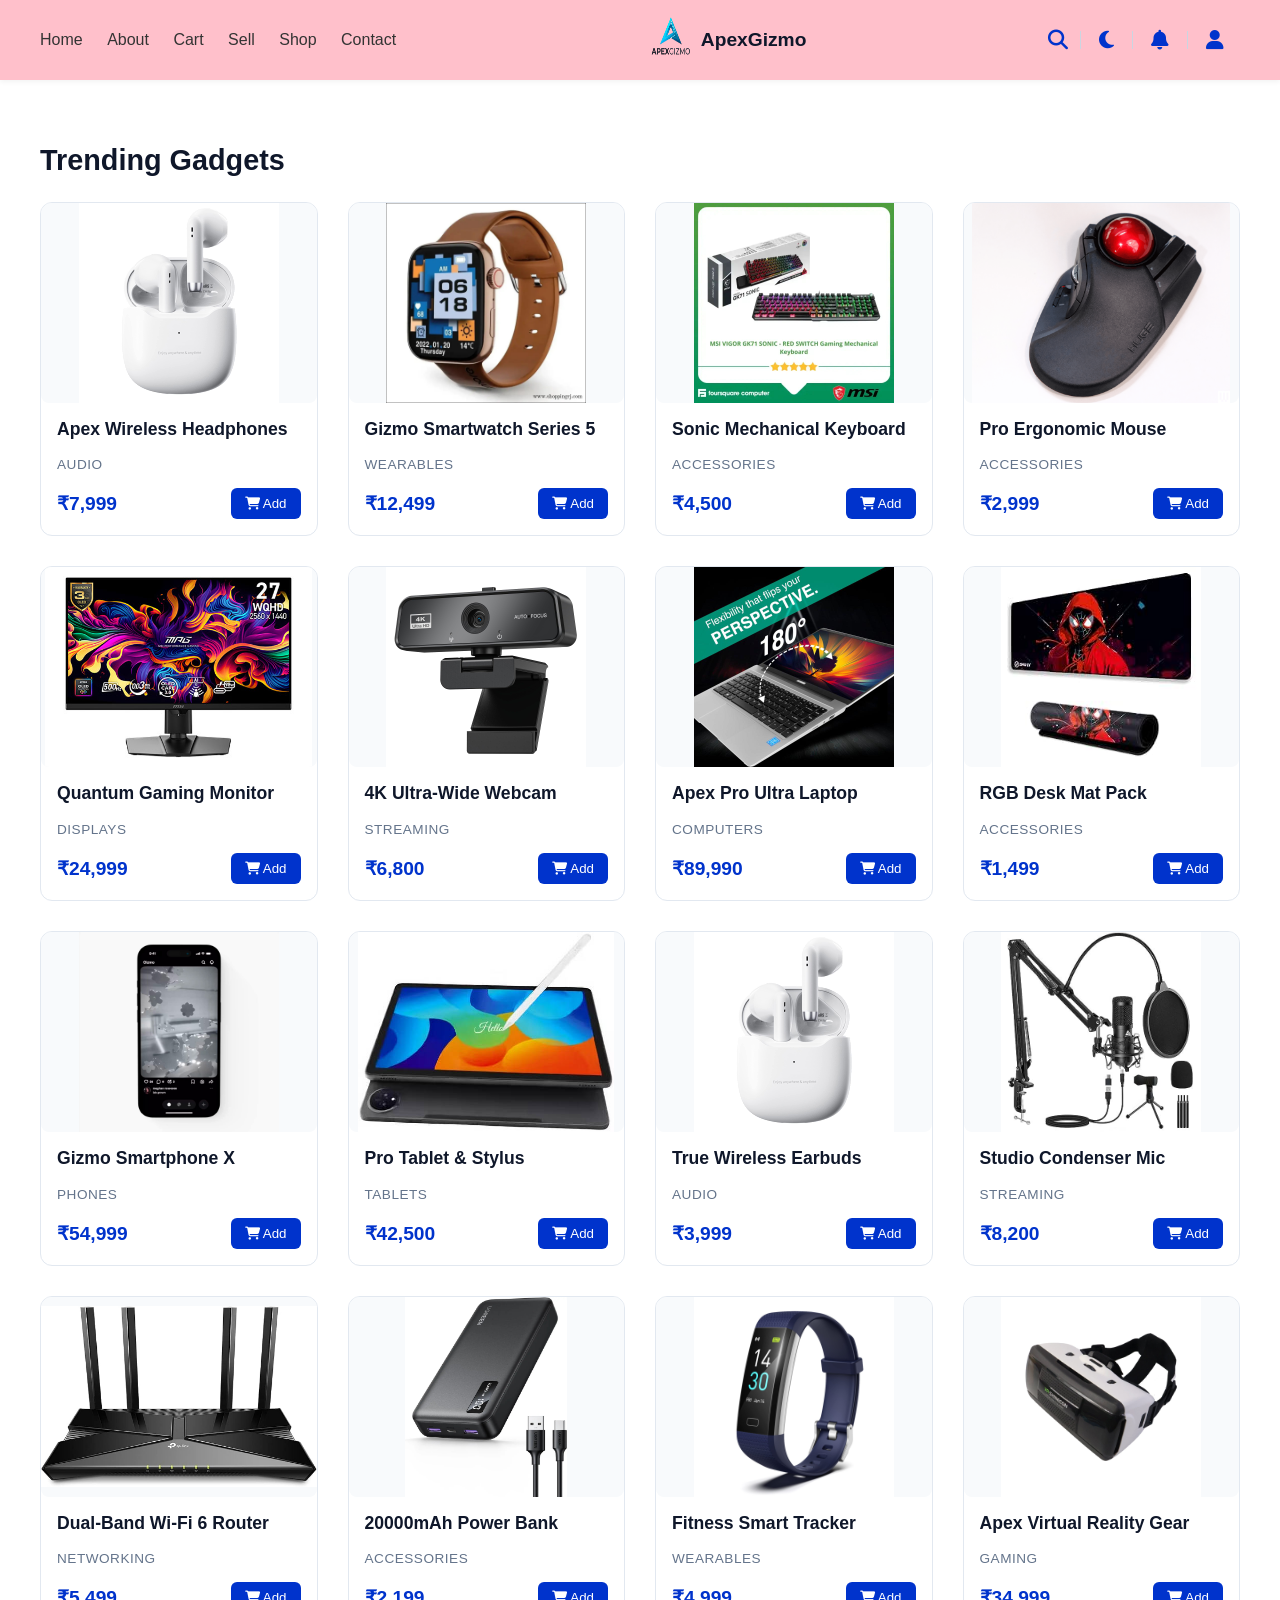
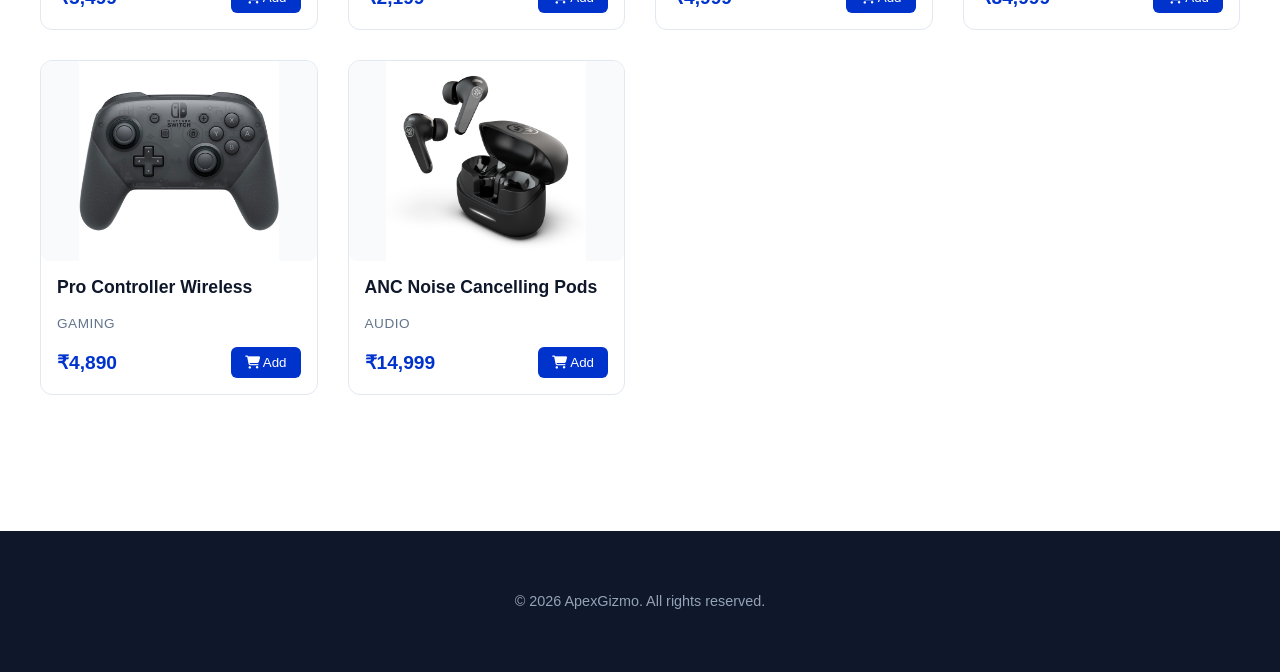
<file: index.html>
<!DOCTYPE html>
<html lang="en">
<head>
  <meta charset="UTF-8">
  <title>Redirecting...</title>
  <meta http-equiv="refresh" content="0; URL=home.html">
</head>
<body>
  <p>Redirecting to dashboard... If it doesn't load, <a href="home.html">click here</a>.</p>
</body>
</html>
</file>
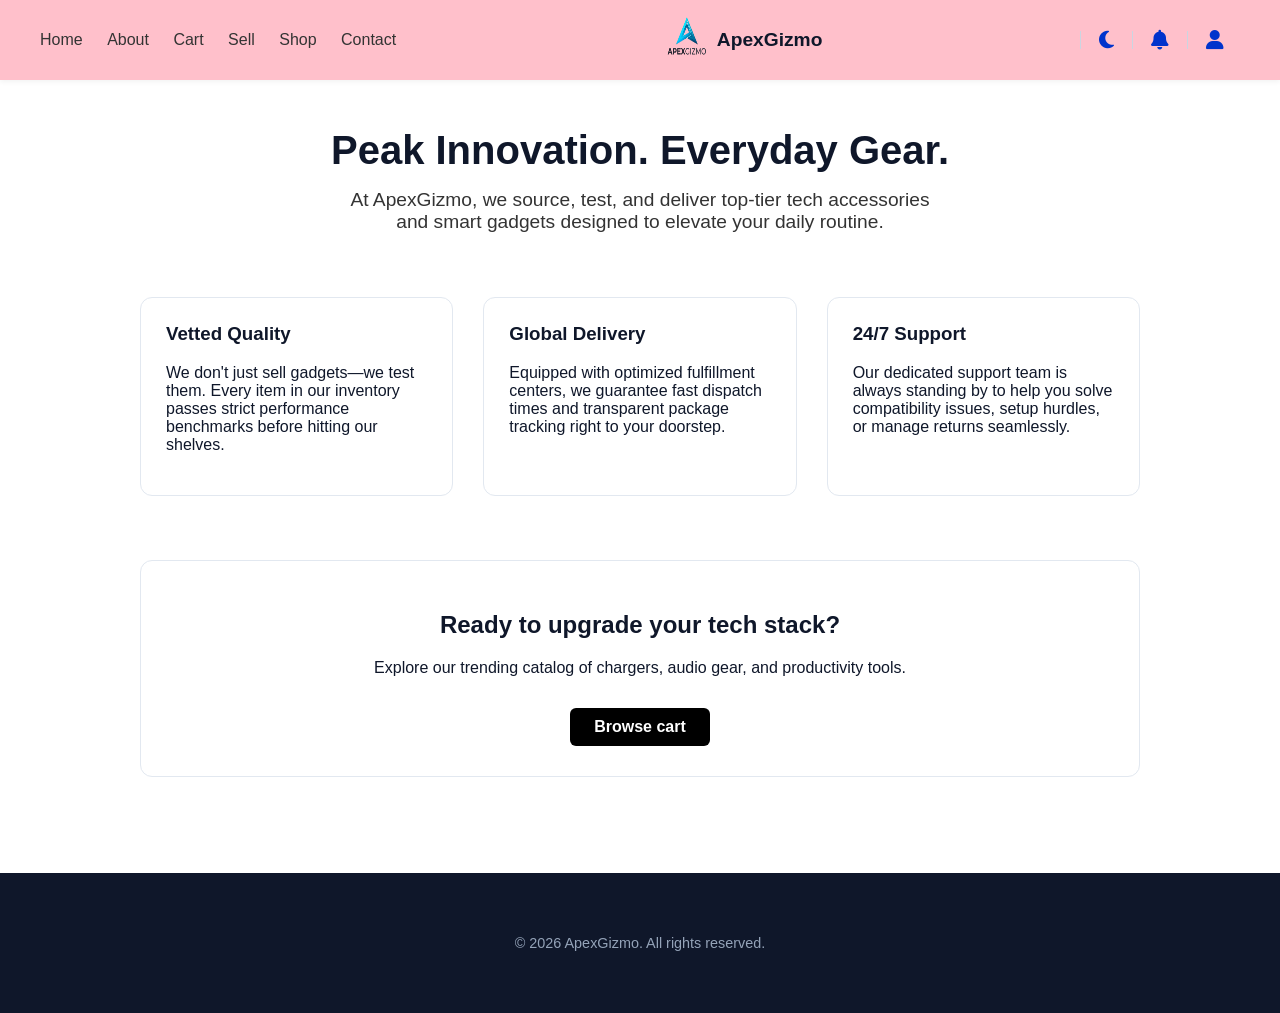
<file: about.html>
<!DOCTYPE html>
<html lang="en">
<head>
    <link rel="stylesheet" href="https://cdnjs.cloudflare.com/ajax/libs/font-awesome/6.5.0/css/all.min.css">
        <link rel="stylesheet" href="style.css">
        <script src="script.js" defer></script>
        <script src="settingsscript.js" defer></script>
    <title>About Us | ApexGizmo</title>
    <script>
        if (sessionStorage.getItem('theme') === 'dark') {
            document.documentElement.setAttribute('data-theme', 'dark');
        }
    </script>
    <style>

main { 
    max-width: 1000px; 
    margin: 3rem auto; 
    padding: 0 1.5rem; 
}

.main-container { 
    text-align: center; 
    margin-bottom: 4rem; 
}

.main-container h1 { 
    font-size: 2.5rem; 
    color: var(--text-main); 
    margin-bottom: 1rem; 
}

.main-container p { 
    font-size: 1.2rem; 
    color: var(--text-muted); 
    max-width: 600px; 
    margin: 0 auto; 
}

.grid { 
    display: grid; 
    grid-template-columns: repeat(auto-fit, minmax(280px, 1fr)); 
    gap: 30px; 
    margin-bottom: 4rem; 
}

.card { 
    border: 1px solid var(--card-border); /* Changed from #e2e8f0 */
    padding: 25px; 
    border-radius: 12px; 
    background: var(--card-bg); /* Changed from #fff */
    transition: background 0.3s, border-color 0.3s;
}

.card h3 { 
    margin-top: 0; 
    color: var(--text-main); /* Changed from #0f172a */
}

.cta-section { 
    background: var(--cta-bg); /* Changed from #f8fafc */
    padding: 30px; 
    border-radius: 12px; 
    text-align: center; 
    border: 1px solid var(--card-border); /* Changed from #e2e8f0 */
    transition: background 0.3s, border-color 0.3s;
}

.btn { 
    display: inline-block; 
    background: #000; 
    color: #fff; 
    padding: 10px 24px; 
    border-radius: 6px; 
    text-align: center; 
    text-decoration: none; 
    font-weight: 600; 
    margin-top: 15px; 
}

/* Keeps the button clearly visible against dark backgrounds */
[data-theme="dark"] .btn {
    background: #fff;
    color: #000;
}

    </style>
</head>
<body>

    <header>
        <nav class="nav-links">
            <a href="home.html">home</a>
            <a href="about.html">about</a>
            <a href="cart.html">cart</a>
            <a href="sell.html">sell</a>
            <a href="shop.html">shop</a>
            <a href="contact.html">contact</a>
        </nav>
        <div class="brand">
            <span class="logo-icon"><img src="images/logo.png" style="width: 45px; height: 45px;"></span>
            <span class="logo-text">ApexGizmo</span>
        </div>
         <div class="setting-container">
                
                <div class="divider"></div>
                <button class="nav-text1" id="theme"><i class="fas fa-moon"></i></button><div class="divider"></div>
                <!-- Notification Section Wrapper -->
    <div class="dropdown-wrapper">
        <button class="nav-text1" id="notification"><i class="fas fa-bell"></i></button>
        <div class="info-dropdown-panel" id="notification-box">
            <h3>Recent Updates</h3>
            <ul class="panel-list" id="dynamic-notifications-list">
        <li class="no-notif-message" style="font-size: 0.85rem; color: var(--text-subtle); padding: 8px 0;">No recent notifications.</li>
    </ul>
        </div>
    </div>
    
    <div class="divider"></div>
    <!-- Account Section Wrapper -->
    <div class="dropdown-wrapper">
        <button class="nav-text1" id="account"><i class="fas fa-user"></i></button>
        <div class="info-dropdown-panel" id="account-box">
            <h3>My Profile</h3>
            <p class="user-email">guest.user@apexgizmo.com</p>
            <div class="panel-divider"></div>
            <a href="cart.html" class="panel-link"><i class="fas fa-box"></i> Track Orders</a>
            <a href="#" class="panel-link log-out"><i class="fas fa-sign-out-alt"></i> Sign Out</a>
        </div>
            </div>
        </header>

    <main>
        <!-- Brand Intro -->
        <section class="main-container">
            <h1>Peak Innovation. Everyday Gear.</h1>
            <p>At ApexGizmo, we source, test, and deliver top-tier tech accessories and smart gadgets designed to elevate your daily routine.</p>
        </section>

        <!-- E-commerce Value Props -->
        <section class="grid">
            <div class="card">
                <h3>Vetted Quality</h3>
                <p>We don't just sell gadgets—we test them. Every item in our inventory passes strict performance benchmarks before hitting our shelves.</p>
            </div>
            <div class="card">
                <h3>Global Delivery</h3>
                <p>Equipped with optimized fulfillment centers, we guarantee fast dispatch times and transparent package tracking right to your doorstep.</p>
            </div>
            <div class="card">
                <h3>24/7 Support</h3>
                <p>Our dedicated support team is always standing by to help you solve compatibility issues, setup hurdles, or manage returns seamlessly.</p>
            </div>
        </section>

        <!-- CTA back to cart -->
        <section class="cta-section">
            <h2>Ready to upgrade your tech stack?</h2>
            <p>Explore our trending catalog of chargers, audio gear, and productivity tools.</p>
            <a href="cart.html" class="btn">Browse cart</a>
        </section>
    </main>

    <footer>
        <p>&copy; 2026 ApexGizmo. All rights reserved.</p>
    </footer>

</body>
</html>
</file>
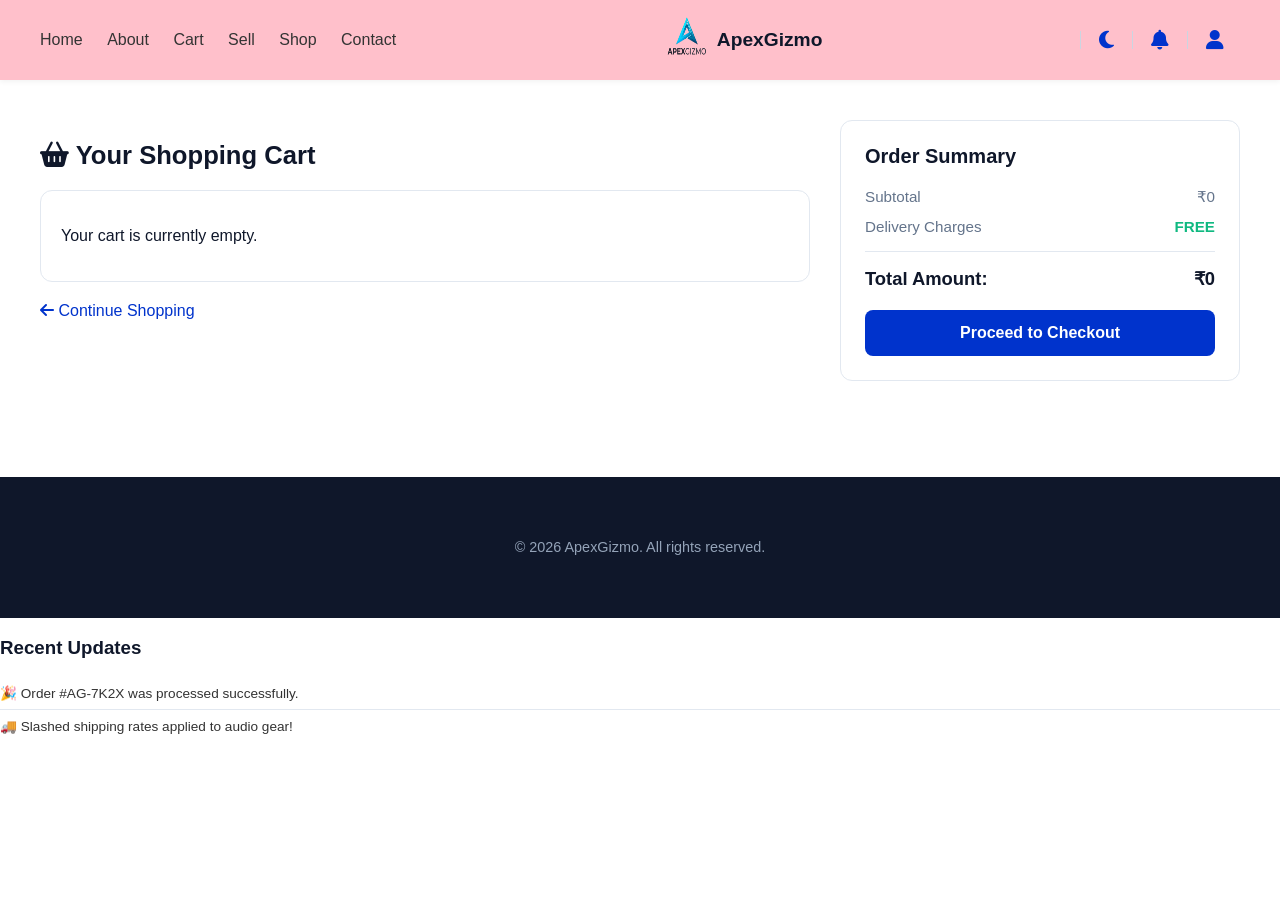
<file: cart.html>
<!DOCTYPE html>
<html>
    <head>
        <link rel="stylesheet" href="https://cdnjs.cloudflare.com/ajax/libs/font-awesome/6.5.0/css/all.min.css">
        <link rel="stylesheet" href="style.css">
        <script src="script.js" defer></script>
        <script src="settingsscript.js"></script>
        <script>
        if (sessionStorage.getItem('theme') === 'dark') {
            document.documentElement.setAttribute('data-theme', 'dark');
        }
    </script>
        <style>
/* ==========================================
   9. SHOPPING CART PAGE ELEMENTS
   ========================================== */
.cart-page-container {
    max-width: 1200px;
    margin: 40px auto;
    padding: 0 20px;
    display: flex;
    flex-direction: column;
    gap: 30px;
    font-family: sans-serif;
}
.cart-main-content {
    flex: 1;
}

.page-title {
    font-size: 1.6rem;
    color: var(--text-main); /* Changed from #1e293b */
    margin-bottom: 20px;
    transition: color 0.3s ease;
}

/* Cart items list container block layout */
.cart-items-list {
    background-color: var(--card-bg); /* Changed from #ffffff */
    border: 1px solid var(--card-border); /* Changed from #e2e8f0 */
    border-radius: 12px;
    padding: 20px;
    transition: background-color 0.3s ease, border-color 0.3s ease;
}

.continue-shopping {
    margin-top: 20px;
}

.continue-shopping a {
    color: var(--accent-color); /* Changed from #0033cc to shift dynamically */
    text-decoration: none;
    font-weight: 500;
    transition: color 0.3s ease;
}

/* Order Summary Card Panel UI positioning rules */
.order-summary-card {
    background-color: var(--cta-bg); /* Changed from #f8fafc to use your alternate grey background variable */
    border: 1px solid var(--card-border); /* Changed from #e2e8f0 */
    border-radius: 12px;
    padding: 24px;
    width: 100%;
    transition: background-color 0.3s ease, border-color 0.3s ease;
}

.order-summary-card h3 {
    margin-top: 0;
    margin-bottom: 20px;
    color: var(--text-main); /* Changed from #1e293b */
    font-size: 1.25rem;
    transition: color 0.3s ease;
}

.summary-row {
    display: flex;
    justify-content: space-between;
    margin-bottom: 12px;
    color: var(--text-subtle); /* Changed from #64748b to remain readable on grey layouts */
    font-size: 0.95rem;
    transition: color 0.3s ease;
}

.free-delivery {
    color: #10b981; /* Retained green for highlighting promo discount code benefits */
    font-weight: bold;
}

.summary-divider {
    height: 1px;
    background-color: var(--card-border); /* Changed from #e2e8f0 */
    margin: 16px 0;
    transition: background-color 0.3s ease;
}

.total-row {
    font-size: 1.15rem;
    font-weight: bold;
    color: var(--text-main); /* Changed from #1e293b */
    margin-bottom: 20px;
    transition: color 0.3s ease;
}

.checkout-action-btn {
    width: 100%;
    background-color: var(--btn-primary-bg); /* Changed from #0033cc to use adaptive layout colors */
    color: var(--btn-primary-text); /* Changed from white to adapt cleanly */
    border: none;
    padding: 14px;
    border-radius: 8px;
    font-weight: bold;
    font-size: 1rem;
    cursor: pointer;
    transition: background-color 0.2s ease, color 0.2s ease;
}

.checkout-action-btn:hover {
    background-color: #10b981;
    color: white; /* Forces text layout layout visibility to white when highlighting interactive elements green */
}

@media (min-width: 769px) {
    .order-summary-card {
        width: 350px;
        position: sticky;
        top: 100px;
    }
}
@media(max-width:768px){
     .cart-page-container{
        display: flex;
        flex-direction: column;
        justify-content: center;
        align-items: center;
    }

    .cart-main-content{
        width: 600px;
    }
    
    .order-summary-card{
        max-width: 600px;
    }
    footer{
        display: block;
    }
}
@media(max-width:600px){
   
    .cart-main-content{
        max-width: 350px;
    }
    .order-summary-card{
        max-width: 350px;
    }


}
@media (min-width: 768px) {
    .cart-page-container {
        flex-direction: row;
        align-items: flex-start;
    }
}
        </style>
    </head>
    <body>
        <header>
        <nav class="nav-links">
            <a href="home.html">home</a>
            <a href="about.html">about</a>
            <a href="cart.html">cart</a>
            <a href="sell.html">sell</a>
            <a href="shop.html">shop</a>
            <a href="contact.html">contact</a>
        </nav>
        <div class="brand">
            <span class="logo-icon"><img src="images/logo.png" style="width: 45px; height: 45px;"></span>
            <span class="logo-text">ApexGizmo</span>
        </div>
         <div class="setting-container">
                
                <div class="divider"></div>
                <button class="nav-text1" id="theme"><i class="fas fa-moon"></i></button><div class="divider"></div>
                <!-- Notification Section Wrapper -->
    <div class="dropdown-wrapper">
        <button class="nav-text1" id="notification"><i class="fas fa-bell"></i></button>
        <div class="info-dropdown-panel" id="notification-box">
            <h3>Recent Updates</h3>
            <ul class="panel-list" id="dynamic-notifications-list">
        <li class="no-notif-message" style="font-size: 0.85rem; color: var(--text-subtle); padding: 8px 0;">No recent notifications.</li>
    </ul>
        </div>
    </div>
    
    <div class="divider"></div>
    <!-- Account Section Wrapper -->
    <div class="dropdown-wrapper">
        <button class="nav-text1" id="account"><i class="fas fa-user"></i></button>
        <div class="info-dropdown-panel" id="account-box">
            <h3>My Profile</h3>
            <p class="user-email">guest.user@apexgizmo.com</p>
            <div class="panel-divider"></div>
            <a href="cart.html" class="panel-link"><i class="fas fa-box"></i> Track Orders</a>
            <a href="#" class="panel-link log-out"><i class="fas fa-sign-out-alt"></i> Sign Out</a>
        </div>
            </div>
        </header>
        
    <main class="cart-page-container">
        <div class="cart-main-content">
            <h2 class="page-title"><i class="fas fa-shopping-basket"></i> Your Shopping Cart</h2>
            
            <div class="cart-items-list" id="cartItemContainer">
                <!-- Dynamic items will be generated here by script.js -->
                <p class="empty-cart-text">Your cart is currently empty.</p>
            </div>
            
            <div class="continue-shopping">
                <a href="home.html"><i class="fas fa-arrow-left"></i> Continue Shopping</a>
            </div>
        </div>

        <aside class="order-summary-card">
            <h3>Order Summary</h3>
            <div class="summary-row">
                <span>Subtotal</span>
                <span id="cartTotalValue">₹0</span>
            </div>
            <div class="summary-row">
                <span>Delivery Charges</span>
                <span class="free-delivery">FREE</span>
            </div>
            <div class="summary-divider"></div>
            <div class="summary-row total-row">
                <span>Total Amount:</span>
                <span id="cartFinalTotal">₹0</span>
            </div>
            <button class="checkout-action-btn">Proceed to Checkout</button>
        </aside>
    </main>
    <footer>
        <p>&copy; 2026 ApexGizmo. All rights reserved.</p>
    </footer>
    <script>
    // Generates a clean unique tracking string, e.g., "AG-KUF6H8S-7A4B"
    function generateOrderId(){
        const prefix = "AG";
        const timestamp = Date.now().toString(36).toUpperCase();
        const randomBits = Math.random().toString(36).substring(2,6).toUpperCase();
        
        return `${prefix}-${timestamp}-${randomBits}`; // Fixed missing \$ sign
    }

    const checkoutBtn = document.querySelector(".checkout-action-btn");
    
    if (checkoutBtn) {
        checkoutBtn.addEventListener('click', () => {
            // Fixed key capitalization to match your existing app storage name: "apexCart"
            const current_cart = JSON.parse(localStorage.getItem('apexCart')) || [];

            if (current_cart.length === 0) {
                alert("Your cart is empty!");
                return;
            }
            else{
                alert("successfully order placed")

            }
            
            const totalElement = document.getElementById("cartFinalTotal");
            const finalAmount = totalElement ? totalElement.textContent.trim() : "₹0";
            const uniqueOrderId = generateOrderId();
            
            const finalOrder = {
                orderId: uniqueOrderId,
                items: current_cart,
                totalAmount: finalAmount, // Saves the text content string (like "₹14,999")
                date: new Date().toISOString()
            };

            // Save order data into history database records
            localStorage.setItem('lastPlacedOrder', JSON.stringify(finalOrder));
            
            // Wipe out the shopping basket storage array cleanly
            //localStorage.removeItem('apexCart');
            
            // Fixed correct page redirect route window redirection rule
            window.location.href = "checkout.html";
        });
    }

  
</script>

    </body>
</html>

<h3>Recent Updates</h3>
            <ul class="panel-list">
                <li>🎉 Order #AG-7K2X was processed successfully.</li>
                <li>🚚 Slashed shipping rates applied to audio gear!</li>
            </ul>
</file>
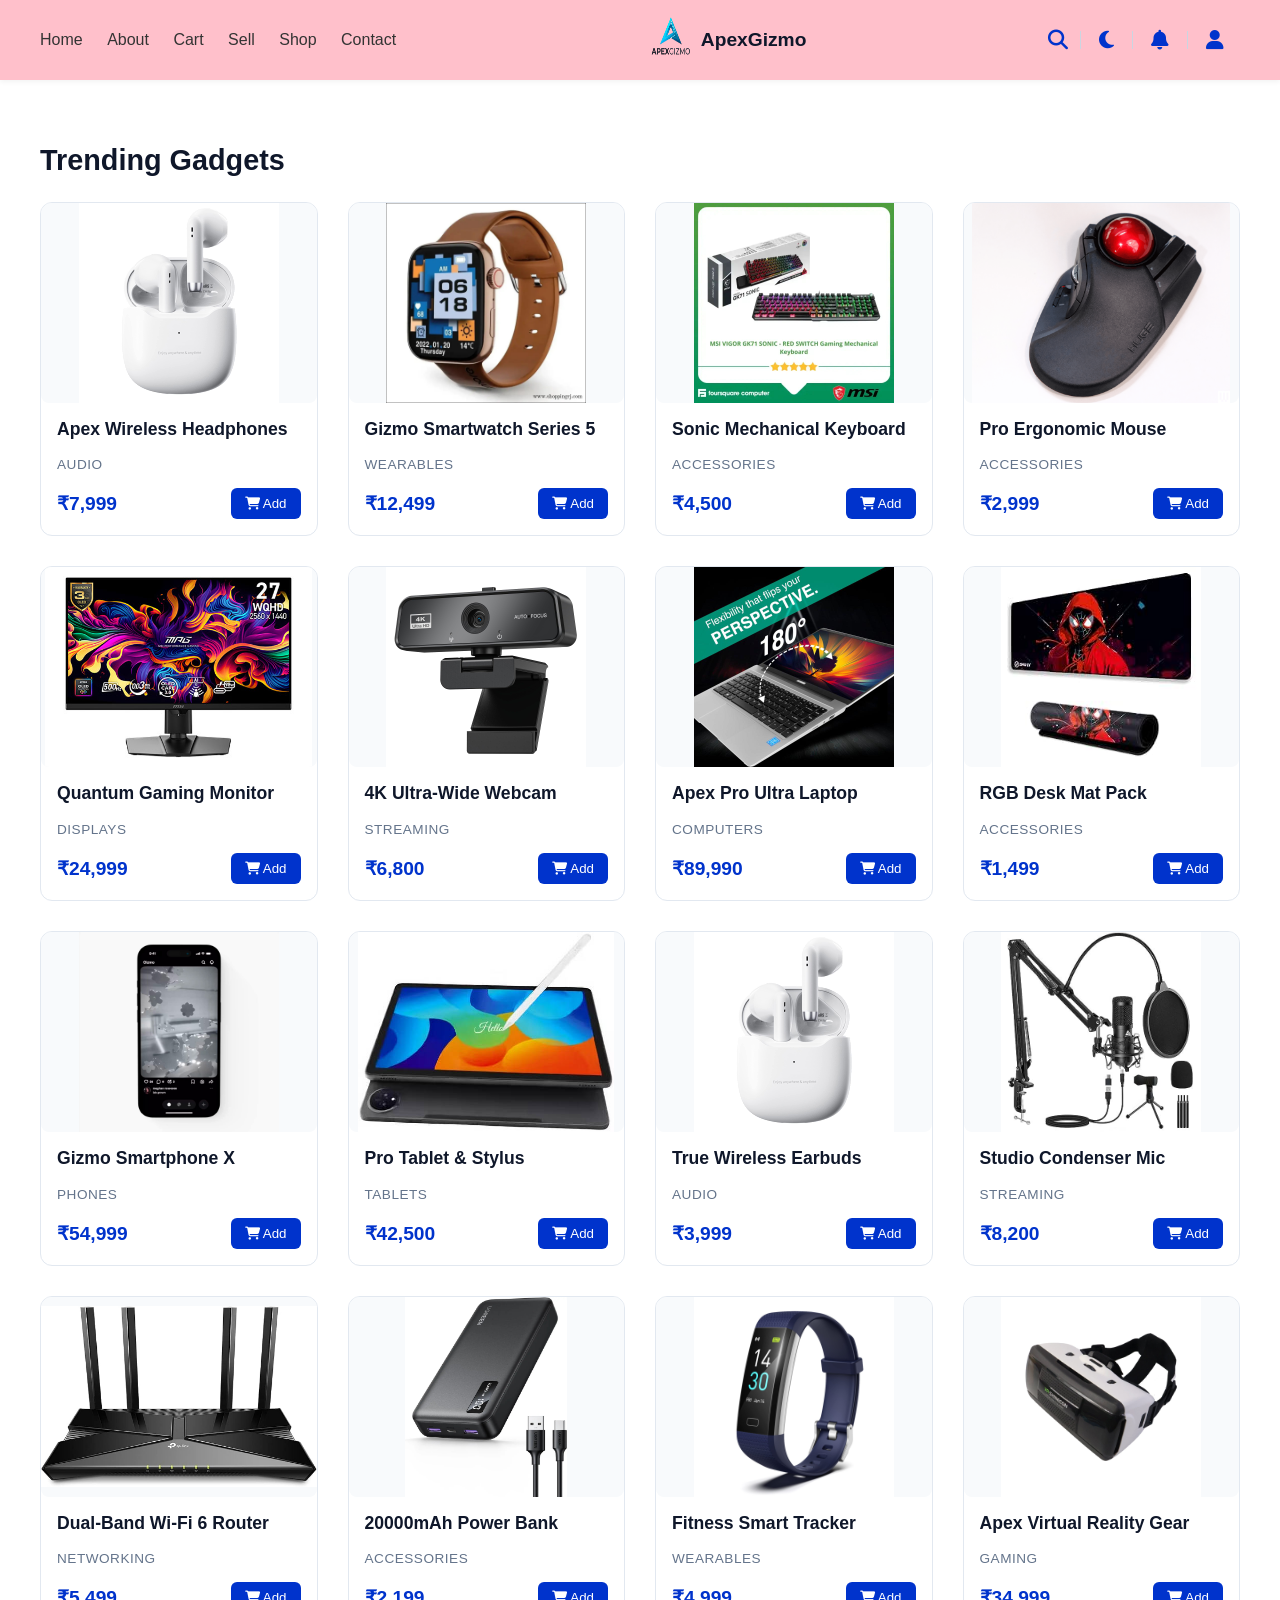
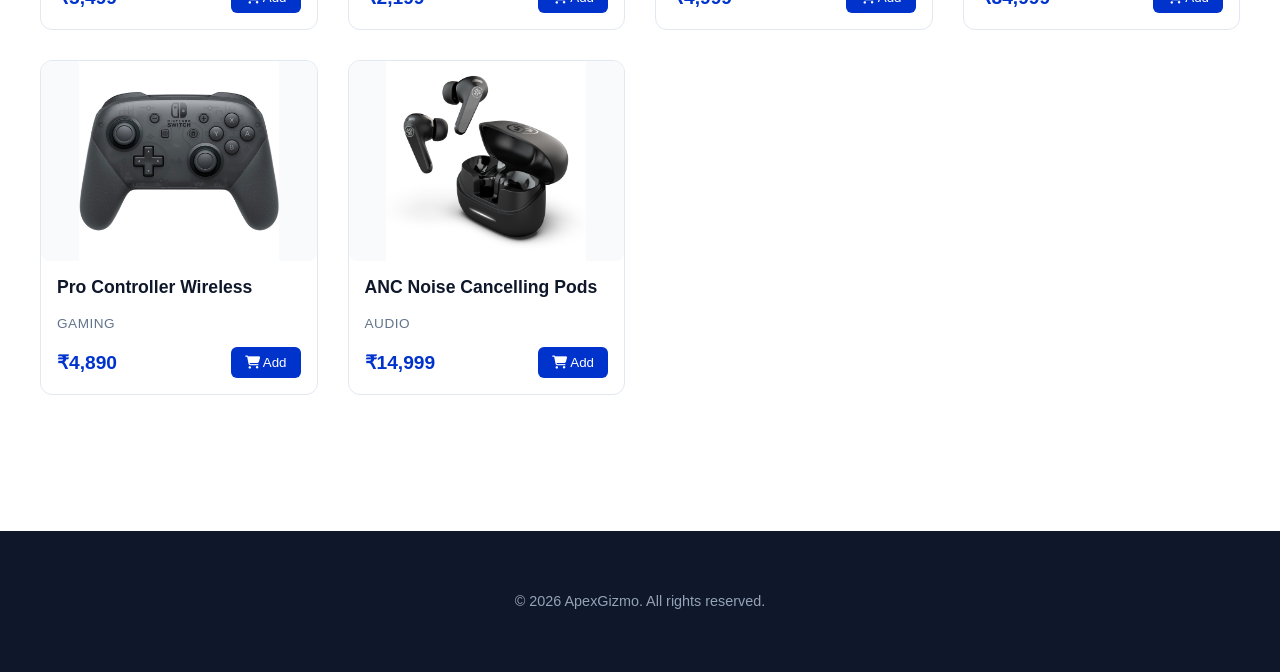
<file: checkout.html>
<!DOCTYPE html>
<html lang="en">
<head>
    <title>Order Confirmation | ApexGizmo</title>
    <link rel="stylesheet" href="https://cdnjs.cloudflare.com/ajax/libs/font-awesome/6.5.0/css/all.min.css">
    <link rel="stylesheet" href="style.css">
    <script src="settingsscript.js" defer></script>
    <script>
        if (sessionStorage.getItem('theme') === 'dark') {
            document.documentElement.setAttribute('data-theme', 'dark');
        }
    </script>
    
    <style>
        /* Scoped styles specifically targeting the elements unique to this layout structure */
        body.success-page {
            background-color: var(--bg-color);
            margin: 0;
            padding: 20px;
            font-family: system-ui, -apple-system, sans-serif;
            min-height: 100vh;
            display: flex;
            flex-direction: column; /* Allows theme toggle button to stay neatly stacked above */
            align-items: center;
            justify-content: center;
            transition: background-color 0.3s ease;
        }

        /* Independent absolute position toggle for cleaner minimal success viewport layout */
        .success-theme-container {
            position: absolute;
            top: 20px;
            right: 20px;
        }

        body.success-page .card {
            background-color: var(--card-bg);
            max-width: 420px;
            width: 100%;
            padding: 30px;
            border-radius: 12px;
            box-shadow: var(--card-shadow);
            border: 1px solid var(--card-border);
            text-align: center;
            box-sizing: border-box;
            transition: background-color 0.3s ease, border-color 0.3s ease, box-shadow 0.3s ease;
        }

        .success-icon {
            font-size: 50px;
            margin-bottom: 15px;
            object-fit: contain;
        }

        body.success-page .card h2 {
            color: var(--text-main);
            font-size: 1.5rem;
            margin: 0 0 10px 0;
            font-weight: 600;
            transition: color 0.3s ease;
        }

        body.success-page .card p {
            color: var(--text-muted);
            font-size: 0.95rem;
            line-height: 1.4;
            margin: 0 0 25px 0;
            transition: color 0.3s ease;
        }

        body.success-page .card .info-row {
            display: flex;
            justify-content: space-between;
            align-items: center;
            background-color: var(--search-bg);
            padding: 12px 15px;
            border-radius: 6px;
            margin-bottom: 10px;
            font-size: 0.9rem;
            color: var(--text-main);
            border: 1px solid var(--card-border);
            transition: background-color 0.3s ease, border-color 0.3s ease, color 0.3s ease;
        }

        .order-id {
            font-family: monospace;
            font-size: 1rem;
            font-weight: 700;
            color: var(--accent-color);
            transition: color 0.3s ease;
        }

        .total-price {
            font-size: 1rem;
            font-weight: 700;
            color: #10b981; 
        }

        .btn-home {
            display: block;
            background-color: var(--btn-primary-bg);
            color: var(--btn-primary-text);
            text-decoration: none;
            padding: 12px;
            border-radius: 6px;
            font-weight: 600;
            font-size: 0.95rem;
            margin-top: 25px;
            transition: background-color 0.2s ease, color 0.2s ease;
        }

        .btn-home:hover {
            background-color: #10b981;
            color: white;
        }
    </style>
</head>
<body class="success-page">
    <div class="success-theme-container">
        <button class="nav-text1" id="theme"><i class="fas fa-moon"></i></button>
    </div>

    <!-- Main Content Summary Container -->
    <div class="card"> 
        <img class="success-icon" id="success-icon" src="images/logo.png" style="width: 45px; height: 45px;" alt="ApexGizmo Logo"/>
        <h2>Thank You for Your Purchase!</h2>
        <p>Your order has been placed successfully.</p>
        
        <!-- Updated structure tags utilizing explicit .info-row helper class markers instead of plain divs -->
        <div class="info-row">Order ID: <span id="display-order-id" class="order-id">Loading...</span></div>
        <div class="info-row">Total Paid: <span id="display-total-amount" class="total-price">₹0</span></div>
        
        <p style="color: var(--text-subtle); font-size: 14px; margin-top: 15px;">A receipt has been sent to your email.</p>
        <a href="home.html" class="btn-home">Continue Shopping</a>
    </div>

    <!-- Data Injection Runtime Logic -->
    <script>
        document.addEventListener('DOMContentLoaded', () => {
            // 1. Retrieve transaction details generated by checkout processes
            const storedOrder = localStorage.getItem('lastPlacedOrder');

            if (storedOrder) {
                const orderData = JSON.parse(storedOrder);

                const displayId = document.getElementById('display-order-id');
                const displayTotal = document.getElementById('display-total-amount');

                if (displayId) displayId.textContent = orderData.orderId;
                if (displayTotal) displayTotal.textContent = orderData.totalAmount;
                
                // Keep commented out for debug, uncomment in production if you want single views:
                //localStorage.removeItem('lastPlacedOrder');
            } else {
                // Fallback route redirect safeguards if data profiles don't exist
                window.location.href = "home.html";
            }
        });
    </script>
</body>
</html>
</file>
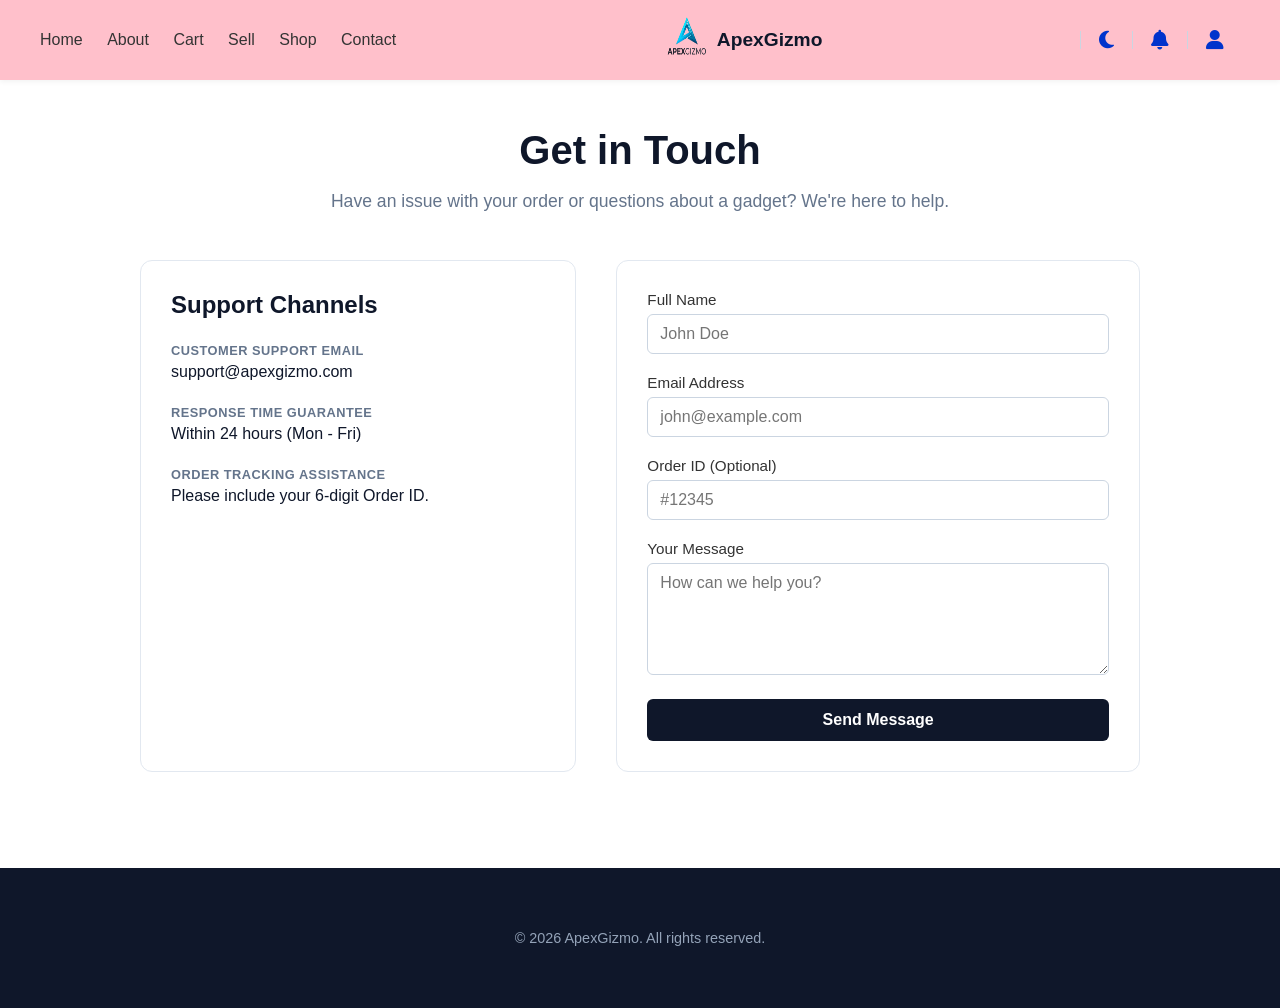
<file: contact.html>
<!DOCTYPE html>
<html>
    <head>
        <title>Contact | ApexGizmo</title>
        <link rel="stylesheet" href="https://cdnjs.cloudflare.com/ajax/libs/font-awesome/6.5.0/css/all.min.css">
        <link rel="stylesheet" href="style.css">
        <script src="script.js" defer></script>
        <script src="settingsscript.js" defer></script> 
        <style>
    /* ==========================================
        12. CONTACT US PAGE ELEMENTS
    ========================================== */
main { 
    max-width: 1000px; 
    margin: 3rem auto; 
    padding: 0 1.5rem; 
}

.page-title { 
    text-align: center; 
    margin-bottom: 3rem; 
}

.page-title h1 { 
    font-size: 2.5rem; 
    color: var(--text-main); /* Swapped from #0f172a */
    margin-bottom: 0.5rem; 
    transition: color 0.3s ease;
}

.page-title p { 
    color: var(--text-subtle); /* Swapped from #475569 */
    font-size: 1.1rem; 
    transition: color 0.3s ease;
}

.contact-container { 
    display: grid; 
    grid-template-columns: 1fr 1.2fr; 
    gap: 40px; 
}

/* Support Info Column */
.info-panel { 
    background: var(--card-bg); /* Swapped from #fff */
    padding: 30px; 
    border-radius: 12px; 
    border: 1px solid var(--card-border); /* Swapped from #e2e8f0 */
    transition: background-color 0.3s ease, border-color 0.3s ease;
}

.info-panel h2 { 
    color: var(--text-main); /* Swapped from #0f172a */
    margin-top: 0; 
    margin-bottom: 1.5rem; 
    transition: color 0.3s ease;
}

.info-group { 
    margin-bottom: 1.5rem; 
}

.info-group h4 { 
    margin: 0 0 5px 0; 
    color: var(--text-subtle); /* Swapped from #475569 */
    text-transform: uppercase; 
    font-size: 0.8rem; 
    letter-spacing: 0.5px; 
    transition: color 0.3s ease;
}

.info-group p { 
    margin: 0; 
    color: var(--text-main); /* Swapped from #0f172a */
    font-weight: 500; 
    transition: color 0.3s ease;
}

/* Form Column */
.form-panel { 
    background: var(--card-bg); /* Swapped from #fff */
    padding: 30px; 
    border-radius: 12px; 
    border: 1px solid var(--card-border); /* Swapped from #e2e8f0 */
    box-shadow: var(--card-shadow); /* Links to structural shadow variables */
    transition: background-color 0.3s ease, border-color 0.3s ease, box-shadow 0.3s ease;
}

.form-group { 
    margin-bottom: 1.25rem; 
}

.form-group label { 
    display: block; 
    margin-bottom: 6px; 
    font-weight: 500; 
    color: var(--text-muted); /* Swapped from #334155 */
    font-size: 0.95rem; 
    transition: color 0.3s ease;
}

.form-group input, .form-group textarea { 
    width: 100%; 
    padding: 10px 12px; 
    border: 1px solid var(--search-border); /* Swapped from #cbd5e1 */
    background-color: var(--bg-color); /* Added to prevent bright inputs on dark viewports */
    color: var(--text-main); /* Added so form typing is readable in both views */
    border-radius: 6px; 
    box-sizing: border-box; 
    font-family: inherit; 
    font-size: 1rem; 
    transition: background-color 0.3s ease, border-color 0.3s ease, color 0.3s ease, box-shadow 0.2s ease;
}

.form-group input:focus, .form-group textarea:focus { 
    outline: none; 
    border-color: #38bdf8; 
    box-shadow: 0 0 0 3px rgba(56, 189, 248, 0.15); 
}

.btn-submit { 
    background: var(--text-main); /* Dynamic swap: dark charcoal in light view, crisp soft white button in dark view */
    color: var(--bg-color); /* Inverts text alignment inside button natively */
    border: none; 
    padding: 12px 24px; 
    border-radius: 6px; 
    font-size: 1rem; 
    font-weight: 600; 
    cursor: pointer; 
    width: 100%; 
    transition: background-color 0.2s, color 0.2s, opacity 0.2s; 
}

.btn-submit:hover { 
    background-color: #10b981; /* Highlighting changes to green to match your shop button hovers */
    color: white;
}

@media (max-width: 768px) {
    .contact-container { 
        grid-template-columns: 1fr; 
    }
}


        </style>
        <script>
        if (sessionStorage.getItem('theme') === 'dark') {
            document.documentElement.setAttribute('data-theme', 'dark');
        }
    </script>
    </head>
    <body>
        <header>
        <nav class="nav-links">
            <a href="home.html">home</a>
            <a href="about.html">about</a>
            <a href="cart.html">cart</a>
            <a href="sell.html">sell</a>
            <a href="shop.html">shop</a>
            <a href="contact.html">contact</a>
        </nav>
        <div class="brand">
            <span class="logo-icon"><img src="images/logo.png" style="width: 45px; height: 45px;"></span>
            <span class="logo-text">ApexGizmo</span>
        </div>
         <div class="setting-container">
                
                <div class="divider"></div>
                <button class="nav-text1" id="theme"><i class="fas fa-moon"></i></button><div class="divider"></div>
                <!-- Notification Section Wrapper -->
    <div class="dropdown-wrapper">
        <button class="nav-text1" id="notification"><i class="fas fa-bell"></i></button>
        <div class="info-dropdown-panel" id="notification-box">
            <h3>Recent Updates</h3>
            <ul class="panel-list" id="dynamic-notifications-list">
        <li class="no-notif-message" style="font-size: 0.85rem; color: var(--text-subtle); padding: 8px 0;">No recent notifications.</li>
    </ul>
        </div>
    </div>
    
    <div class="divider"></div>
    <!-- Account Section Wrapper -->
    <div class="dropdown-wrapper">
        <button class="nav-text1" id="account"><i class="fas fa-user"></i></button>
        <div class="info-dropdown-panel" id="account-box">
            <h3>My Profile</h3>
            <p class="user-email">guest.user@apexgizmo.com</p>
            <div class="panel-divider"></div>
            <a href="cart.html" class="panel-link"><i class="fas fa-box"></i> Track Orders</a>
            <a href="#" class="panel-link log-out"><i class="fas fa-sign-out-alt"></i> Sign Out</a>
        </div>
            </div>
        </header>
        <main>
        <div class="page-title">
            <h1>Get in Touch</h1>
            <p>Have an issue with your order or questions about a gadget? We're here to help.</p>
        </div>

        <div class="contact-container">
            <!-- Left Side: Information -->
            <section class="info-panel">
                <h2>Support Channels</h2>
                
                <div class="info-group">
                    <h4>Customer Support Email</h4>
                    <p>support@apexgizmo.com</p>
                </div>

                <div class="info-group">
                    <h4>Response Time Guarantee</h4>
                    <p>Within 24 hours (Mon - Fri)</p>
                </div>

                <div class="info-group">
                    <h4>Order Tracking Assistance</h4>
                    <p>Please include your 6-digit Order ID.</p>
                </div>
            </section>

            <!-- Right Side: Form -->
            <section class="form-panel">
                <form id="contact_form">
                    <div class="form-group">
                        <label for="name">Full Name</label>
                        <input type="text" id="name" name="name" placeholder="John Doe" required>
                    </div>

                    <div class="form-group">
                        <label for="email">Email Address</label>
                        <input type="email" id="email" name="email" placeholder="john@example.com" required>
                    </div>

                    <div class="form-group">
                        <label for="order-id">Order ID (Optional)</label>
                        <input type="text" id="order-id" name="orderId" placeholder="#12345">
                    </div>

                    <div class="form-group">
                        <label for="message">Your Message</label>
                        <textarea id="message" name="message" rows="5" placeholder="How can we help you?" required></textarea>
                    </div>

                    <button type="submit" class="btn-submit">Send Message</button>
                </form>
            </section>
        </div>
    </main>

    <footer>
        <p>&copy; 2026 ApexGizmo. All rights reserved.</p>
    </footer>
    <script>
        document.getElementById("contact_form").addEventListener('submit', function(e){
            e.preventDefault();
            const name=document.getElementById('name').value
            const email=document.getElementById('email').value
            const orderId=document.getElementById('order-id').value
            const message=document.getElementById('message').value

            const formData={
                name,
                email,
                orderId,
                message
            }

            localStorage.setItem("complaint_data", JSON.stringify(formData))

            alert("The message has been sent")

            e.target.reset()

        })

        const savedData=localStorage.getItem('complaint_data')
        if(savedData){
            const user=JSON.parse(savedData)
            console.log(user.name)
            console.log(user.email)
            console.log(user.orderId)
            console.log(user.message)
        }
        else{
            console.log("No data found in localStorage.")
        }
    </script>
    </body>
</html>
</file>
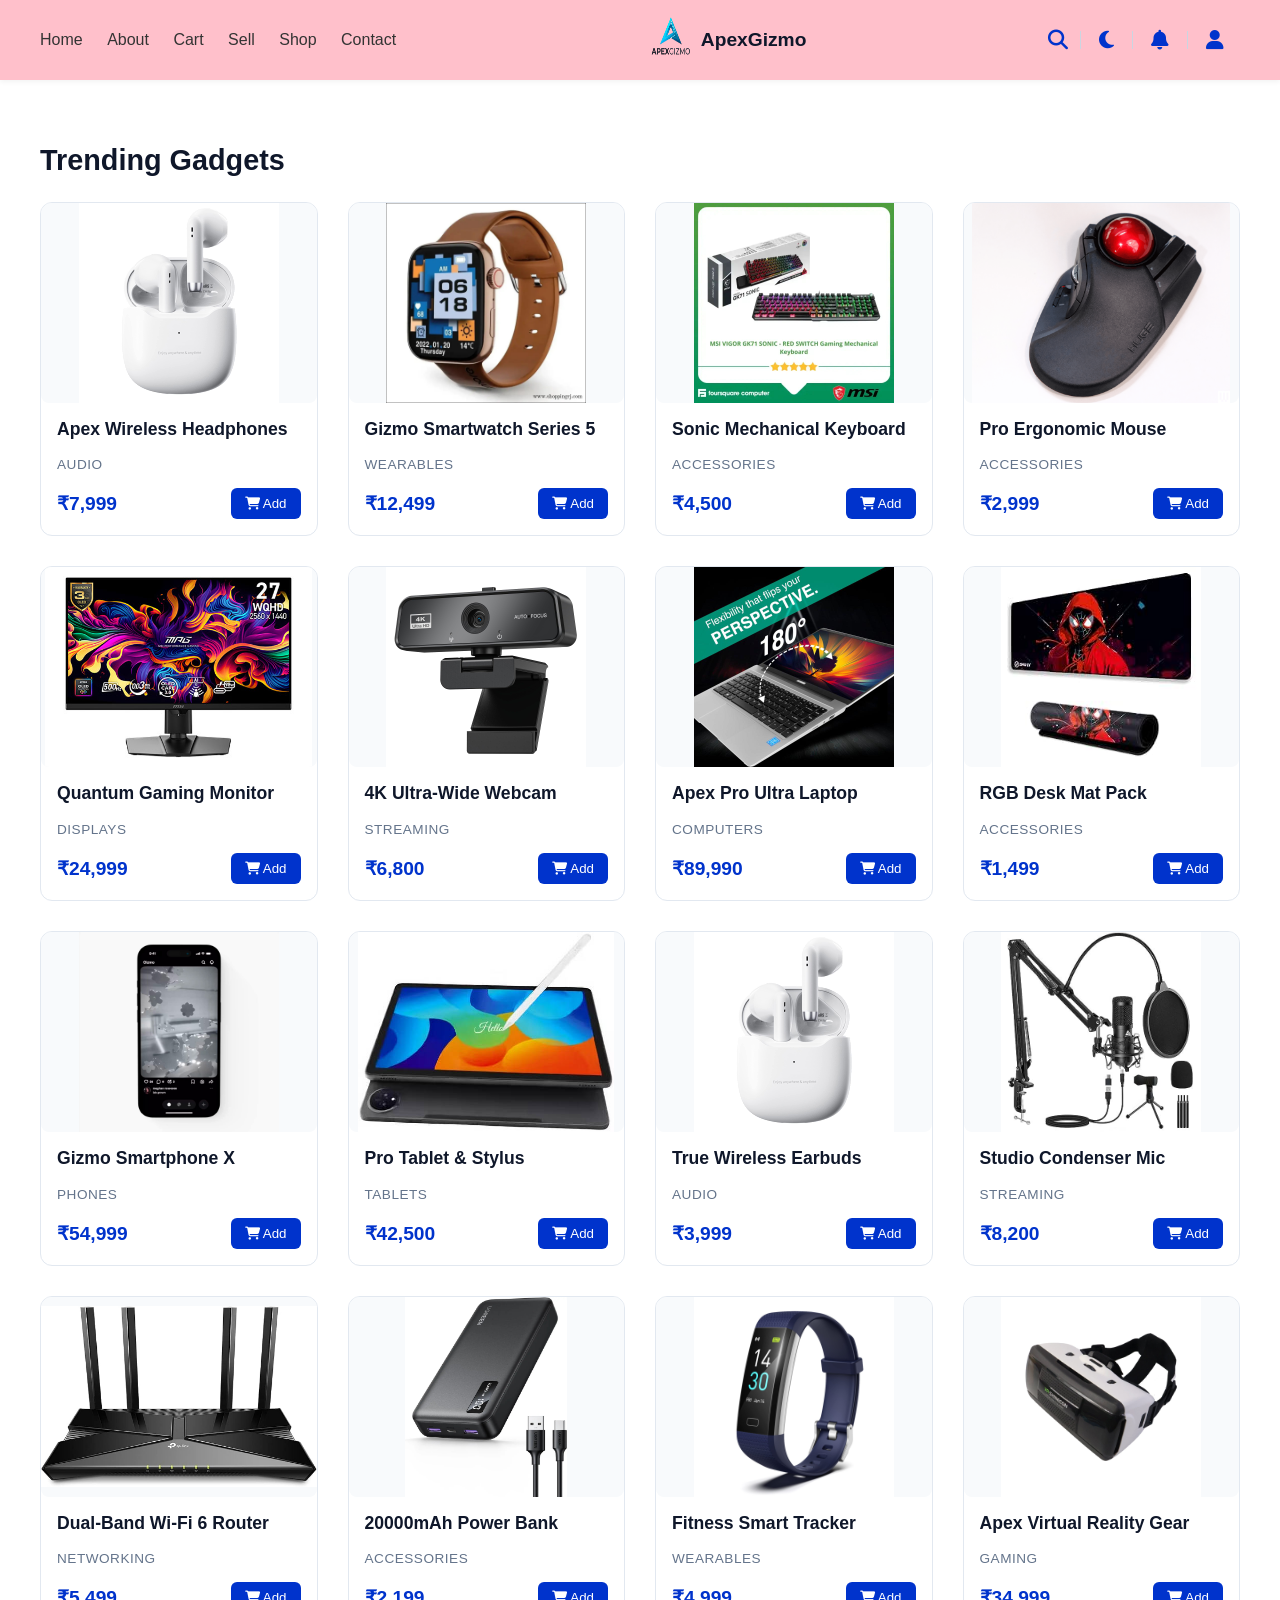
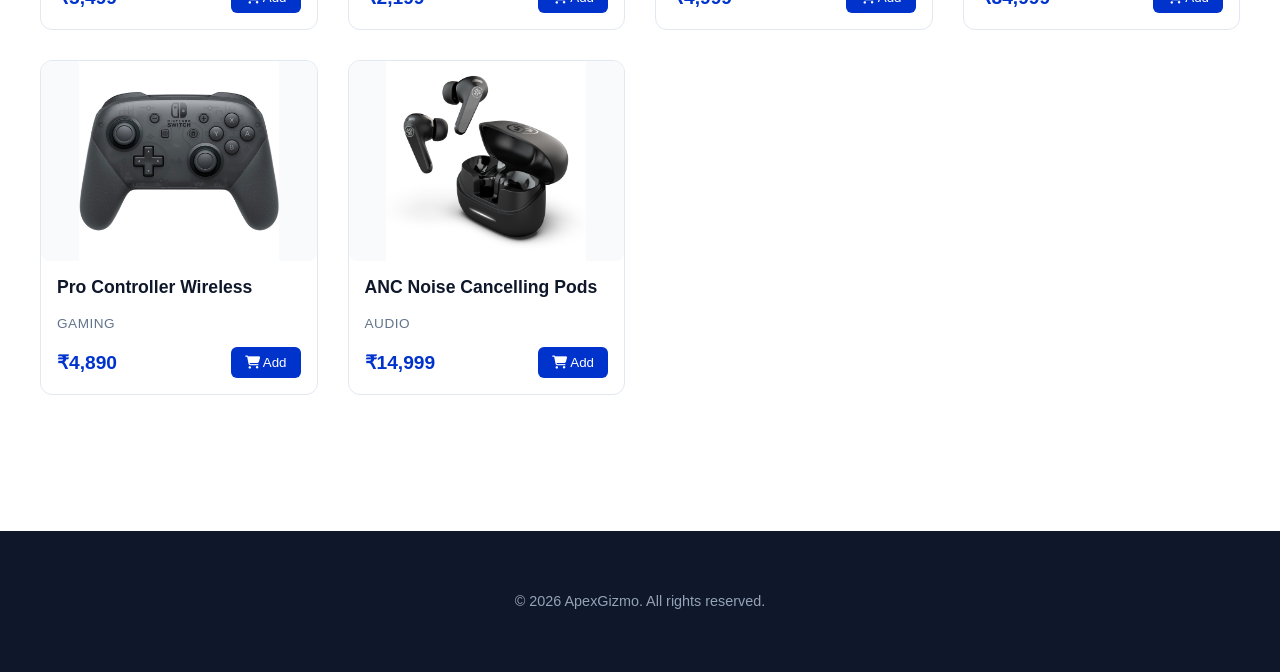
<file: home.html>
<!DOCTYPE html>
<html>
    <head>
        <title>Product Catalog | ApexGizmo</title>
        <link rel="stylesheet" href="https://cdnjs.cloudflare.com/ajax/libs/font-awesome/6.5.0/css/all.min.css">
        <link rel="stylesheet" href="style.css">
        <script src="script.js" defer></script> 
        <script src="searchbarscript.js" defer></script>
        <script src="settingsscript.js" defer></script>    
        <script>
        if (sessionStorage.getItem('theme') === 'dark') {
            document.documentElement.setAttribute('data-theme', 'dark');
        }
    </script>
    </head>
        <body class="light-mode">
        <header>
        <nav class="nav-links">
            <a href="home.html">home</a>
            <a href="about.html">about</a>
            <a href="cart.html">cart</a>
            <a href="sell.html">sell</a>
            <a href="shop.html">shop</a>
            <a href="contact.html">contact</a>
        </nav>
        <div class="brand">
            <span class="logo-icon"><img src="images/logo.png" style="width: 45px; height: 45px;"></span>
            <span class="logo-text">ApexGizmo</span>
        </div>
         <div class="setting-container">
                <div class="search-container" id="searchContainer">
                    <input type="text" class="search-input" placeholder="Search...">
                    <span class="nav-text1 search-btn" id="searchBtn"><i class="fas fa-search"></i></span>
                </div>
                <div class="divider"></div>
                <button class="nav-text1" id="theme"><i class="fas fa-moon"></i></button><div class="divider"></div>
    <!-- Notification Section Wrapper -->
    <div class="dropdown-wrapper">
        <button class="nav-text1" id="notification"><i class="fas fa-bell"></i></button>
        <div class="info-dropdown-panel" id="notification-box">
            <h3>Recent Updates</h3>
            <ul class="panel-list" id="dynamic-notifications-list">
        <li class="no-notif-message" style="font-size: 0.85rem; color: var(--text-subtle); padding: 8px 0;">No recent notifications.</li>
    </ul>
        </div>
    </div>
    
    <div class="divider"></div>
    <!-- Account Section Wrapper -->
    <div class="dropdown-wrapper">
        <button class="nav-text1" id="account"><i class="fas fa-user"></i></button>
        <div class="info-dropdown-panel" id="account-box">
            <h3>My Profile</h3>
            <p class="user-email">guest.user@apexgizmo.com</p>
            <div class="panel-divider"></div>
            <a href="cart.html" class="panel-link"><i class="fas fa-box"></i> Track Orders</a>
            <a href="#" class="panel-link log-out"><i class="fas fa-sign-out-alt"></i> Sign Out</a>
        </div>
    </div>
            </div>
        </header> 

        <main class="catalog-container">
            <h2 class="section-title">Trending Gadgets</h2>
            
            <div class="product-grid">
                <!-- Card 1 -->
                <div class="product-card" data-url="product_detail_view.html">
                    <div class="product-image"><img src="images/wireless_earbuds.jpg" alt="Apex Wireless Headphones"></div>
                    <div class="product-info">
                        <h3 class="product-name">Apex Wireless Headphones</h3>
                        <p class="product-category">Audio</p>
                        <div class="product-footer">
                            <span class="product-price">₹7,999</span>
                            <button class="add-to-cart-btn"><i class="fas fa-shopping-cart"></i> Add</button>
                        </div>
                    </div>
                </div>
                <!-- Card 2 -->
                <div class="product-card" data-url="product_detail_view.html">
                    <div class="product-image"><img src="images/gizmore-smart-watch.jpeg" alt="Gizmo Smartwatch Series 5"></div>
                    <div class="product-info">
                        <h3 class="product-name">Gizmo Smartwatch Series 5</h3>
                        <p class="product-category">Wearables</p>
                        <div class="product-footer">
                            <span class="product-price">₹12,499</span>
                            <button class="add-to-cart-btn"><i class="fas fa-shopping-cart"></i> Add</button>
                        </div>
                    </div>
                </div>
                <!-- Card 3 -->
                <div class="product-card" data-url="product_detail_view.html">
                    <div class="product-image"><img src="images/mechanical_keyboard.jpeg" alt="Sonic Mechanical Keyboard"></div>
                    <div class="product-info">
                        <h3 class="product-name">Sonic Mechanical Keyboard</h3>
                        <p class="product-category">Accessories</p>
                        <div class="product-footer">
                            <span class="product-price">₹4,500</span>
                            <button class="add-to-cart-btn"><i class="fas fa-shopping-cart"></i> Add</button>
                        </div>
                    </div>
                </div>

                <!-- Card 4 -->
        <div class="product-card" data-url="product_detail_view.html">
            <div class="product-image"><img src="images/pro_ergonomic_mouse.png" alt="Pro Ergonomic Mouse"></div>
            <div class="product-info">
                <h3 class="product-name">Pro Ergonomic Mouse</h3>
                <p class="product-category">Accessories</p>
                <div class="product-footer"><span class="product-price">₹2,999</span><button class="add-to-cart-btn"><i class="fas fa-shopping-cart"></i> Add</button></div>
            </div>
        </div>
        <!-- Card 5 -->
        <div class="product-card" data-url="product_detail_view.html">
            <div class="product-image"><img src="images/monitor.jpg" alt="Quantum Gaming Monitor"></div>
            <div class="product-info">
                <h3 class="product-name">Quantum Gaming Monitor</h3>
                <p class="product-category">Displays</p>
                <div class="product-footer"><span class="product-price">₹24,999</span><button class="add-to-cart-btn"><i class="fas fa-shopping-cart"></i> Add</button></div>
            </div>
        </div>
        <!-- Card 6 -->
        <div class="product-card" data-url="product_detail_view.html">
            <div class="product-image"><img src="images/webcam.jpg" alt="4K Ultra-Wide Webcam"></div>
            <div class="product-info">
                <h3 class="product-name">4K Ultra-Wide Webcam</h3>
                <p class="product-category">Streaming</p>
                <div class="product-footer"><span class="product-price">₹6,800</span><button class="add-to-cart-btn"><i class="fas fa-shopping-cart"></i> Add</button></div>
            </div>
        </div>
        <!-- Card 7 -->
        <div class="product-card" data-url="product_detail_view.html">
            <div class="product-image"><img src="images/laptop.jpg" alt="Apex Pro Ultra Laptop"></div>
            <div class="product-info">
                <h3 class="product-name">Apex Pro Ultra Laptop</h3>
                <p class="product-category">Computers</p>
                <div class="product-footer"><span class="product-price">₹89,990</span><button class="add-to-cart-btn"><i class="fas fa-shopping-cart"></i> Add</button></div>
            </div>
        </div>
        <!-- Card 8 -->
        <div class="product-card" data-url="product_detail_view.html">
            <div class="product-image"><img src="images/rgb_desk_mate.jpg" alt="RGB Desk Mat Pack"></div>
            <div class="product-info">
                <h3 class="product-name">RGB Desk Mat Pack</h3>
                <p class="product-category">Accessories</p>
                <div class="product-footer"><span class="product-price">₹1,499</span><button class="add-to-cart-btn"><i class="fas fa-shopping-cart"></i> Add</button></div>
            </div>
        </div>
        <!-- Card 9 -->
        <div class="product-card" data-url="product_detail_view.html">
            <div class="product-image"><img src="images/gizmo_smartphoneX.jpg" alt="Gizmo Smartphone X"></div>
            <div class="product-info">
                <h3 class="product-name">Gizmo Smartphone X</h3>
                <p class="product-category">Phones</p>
                <div class="product-footer"><span class="product-price">₹54,999</span><button class="add-to-cart-btn"><i class="fas fa-shopping-cart"></i> Add</button></div>
            </div>
        </div>
        <!-- Card 10 -->
        <div class="product-card" data-url="product_detail_view.html">
            <div class="product-image"><img src="images/pro_tablet.jpg" alt="Pro Tablet & Stylus"></div>
            <div class="product-info">
                <h3 class="product-name">Pro Tablet & Stylus</h3>
                <p class="product-category">Tablets</p>
                <div class="product-footer"><span class="product-price">₹42,500</span><button class="add-to-cart-btn"><i class="fas fa-shopping-cart"></i> Add</button></div>
            </div>
        </div>
        <!-- Card 11 -->
        <div class="product-card" data-url="product_detail_view.html">
            <div class="product-image"><img src="images/wireless_earbuds.jpg" alt="True Wireless Earbuds"></div>
            <div class="product-info">
                <h3 class="product-name">True Wireless Earbuds</h3>
                <p class="product-category">Audio</p>
                <div class="product-footer"><span class="product-price">₹3,999</span><button class="add-to-cart-btn"><i class="fas fa-shopping-cart"></i> Add</button></div>
            </div>
        </div>
        <!-- Card 12 -->
        <div class="product-card" data-url="product_detail_view.html">
            <div class="product-image"><img src="images/studio_mic.jpg" alt="Studio Condenser Mic"></div>
            <div class="product-info">
                <h3 class="product-name">Studio Condenser Mic</h3>
                <p class="product-category">Streaming</p>
                <div class="product-footer"><span class="product-price">₹8,200</span><button class="add-to-cart-btn"><i class="fas fa-shopping-cart"></i> Add</button></div>
            </div>
        </div>
        <!-- Card 13 -->
        <div class="product-card" data-url="product_detail_view.html">
            <div class="product-image"><img src="images/wifi6_router.jpg" alt="Dual-Band Wi-Fi 6 Router"></div>
            <div class="product-info">
                <h3 class="product-name">Dual-Band Wi-Fi 6 Router</h3>
                <p class="product-category">Networking</p>
                <div class="product-footer"><span class="product-price">₹5,499</span><button class="add-to-cart-btn"><i class="fas fa-shopping-cart"></i> Add</button></div>
            </div>
        </div>
        <!-- Card 14 -->
        <div class="product-card" data-url="product_detail_view.html">
            <div class="product-image"><img src="images/power_bank.jpg" alt="20000mAh Power Bank"></div>
            <div class="product-info">
                <h3 class="product-name">20000mAh Power Bank</h3>
                <p class="product-category">Accessories</p>
                <div class="product-footer"><span class="product-price">₹2,199</span><button class="add-to-cart-btn"><i class="fas fa-shopping-cart"></i> Add</button></div>
            </div>
        </div>
        <!-- Card 15 -->
        <div class="product-card" data-url="product_detail_view.html">
            <div class="product-image"><img src="images/fitness_tracker.jpg" alt="Fitness Smart Tracker"></div>
            <div class="product-info">
                <h3 class="product-name">Fitness Smart Tracker</h3>
                <p class="product-category">Wearables</p>
                <div class="product-footer"><span class="product-price">₹4,999</span><button class="add-to-cart-btn"><i class="fas fa-shopping-cart"></i> Add</button></div>
            </div>
        </div>
        <!-- Card 16 -->
        <div class="product-card" data-url="product_detail_view.html">
            <div class="product-image"><img src="images/vr_gear.jpg" alt="Apex Virtual Reality Gear"></div>
            <div class="product-info">
                <h3 class="product-name">Apex Virtual Reality Gear</h3>
                <p class="product-category">Gaming</p>
                <div class="product-footer"><span class="product-price">₹34,999</span><button class="add-to-cart-btn"><i class="fas fa-shopping-cart"></i> Add</button></div>
            </div>
        </div>
        <!-- Card 17 -->
        <div class="product-card" data-url="product_detail_view.html">
            <div class="product-image"><img src="images/pro_controller.jpg" alt="Pro Controller Wireless"></div>
            <div class="product-info">
                <h3 class="product-name">Pro Controller Wireless</h3>
                <p class="product-category">Gaming</p>
                <div class="product-footer"><span class="product-price">₹4,890</span><button class="add-to-cart-btn"><i class="fas fa-shopping-cart"></i> Add</button></div>
            </div>
        </div>
            <!-- Card 18 -->
            <div class="product-card" data-url="product_detail_view.html">
                <div class="product-image"><img src="images/anc_earbuds.jpg" alt="Pro Controller Wireless"></div>
                <div class="product-info">
                    <h3 class="product-name">ANC Noise Cancelling Pods</h3>
                    <p class="product-category">Audio</p>
                    <div class="product-footer"><span class="product-price">₹14,999</span><button class="add-to-cart-btn"><i class="fas fa-shopping-cart"></i> Add</button></div>
                </div>
            </div>
        </div>
    </div>    
    </main>
        <footer>
            <p>&copy; 2026 ApexGizmo. All rights reserved.</p>
        </footer>
        <script>
            document.addEventListener('DOMContentLoaded', () => {
                // Correctly select target cards via class dot notation
                const productCards = document.querySelectorAll('.product-card');

                productCards.forEach(card => {
                    card.addEventListener('click', function(event) {
                        // Prevent the details page from opening if the user specifically clicks the "Add to Cart" button/icon
                        if (event.target.closest('.add-to-cart-btn')) {
                            return; 
                        }

                        // Grab the unique detail view page specific to this clicked card
                        const baseUrl = this.getAttribute('data-url');

                        // Clean data-mapping to pull elements matching your HTML tree structures
                        const productInfo = {
                            name: this.querySelector(".product-name").textContent.trim(),
                            category: this.querySelector(".product-category").textContent.trim(),
                            price: this.querySelector(".product-price").textContent.trim(),
                            image: this.querySelector('.product-image img').getAttribute('src')
                        };

                        // Store item variables in session memory, then execute page navigation
                        sessionStorage.setItem('currentProductView', JSON.stringify(productInfo));
                        window.open(baseUrl, '_self'); // Uses '_self' to stay in the same window context, use '_blank' for a new tab
                    });
                });
            });
        </script>
    </body>
</html>
</file>
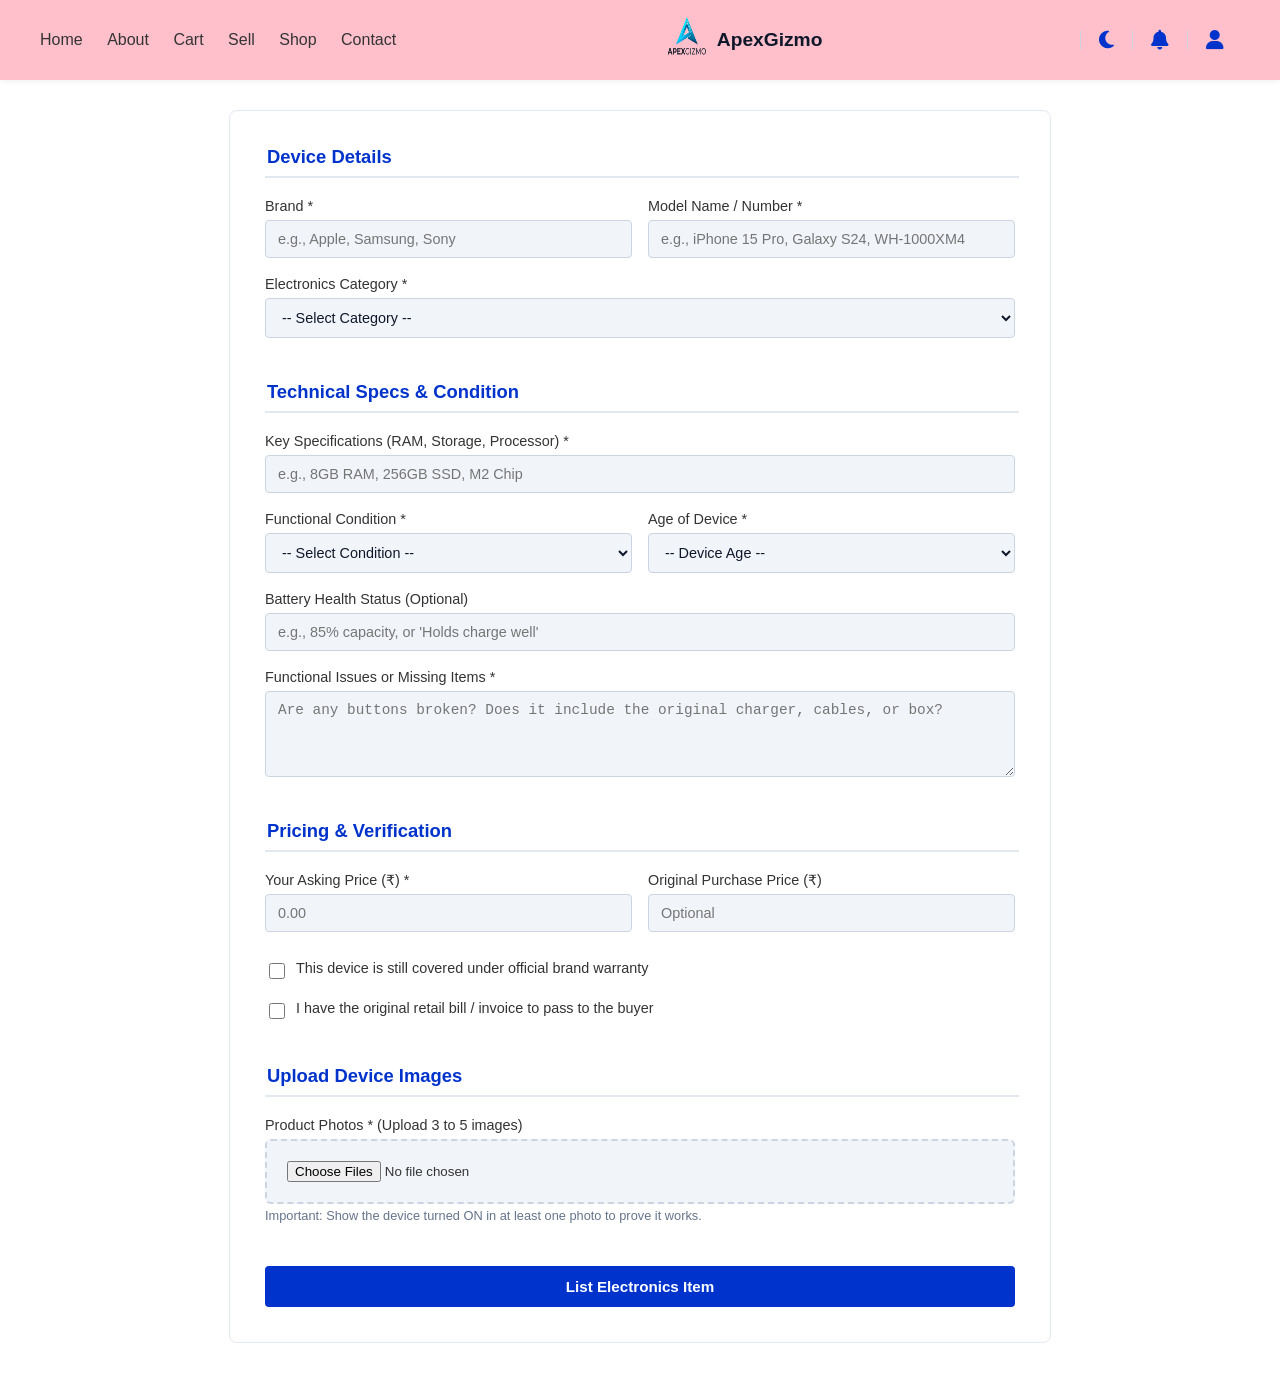
<file: sell.html>
<!DOCTYPE html>
<html>
    <head>
      <title>Product Sell | ApexGizmo</title>
        <link rel="stylesheet" href="https://cdnjs.cloudflare.com/ajax/libs/font-awesome/6.5.0/css/all.min.css">
        <link rel="stylesheet" href="style.css">
        <script src="script.js" defer></script> 
        <script src="settingsscript.js" defer></script>
        <script>
        if (sessionStorage.getItem('theme') === 'dark') {
            document.documentElement.setAttribute('data-theme', 'dark');
        }
    </script>
    </head>
    <body>
        <header>
        <nav class="nav-links">
            <a href="home.html">home</a>
            <a href="about.html">about</a>
            <a href="cart.html">cart</a>
            <a href="sell.html">sell</a>
            <a href="shop.html">shop</a>
            <a href="contact.html">contact</a>
        </nav>
        <div class="brand">
            <span class="logo-icon"><img src="images/logo.png" style="width: 45px; height: 45px;"></span>
            <span class="logo-text">ApexGizmo</span>
        </div>
         <div class="setting-container">    
                <div class="divider"></div>
                <button class="nav-text1" id="theme"><i class="fas fa-moon"></i></button><div class="divider"></div>
                <!-- Notification Section Wrapper -->
    <div class="dropdown-wrapper">
        <button class="nav-text1" id="notification"><i class="fas fa-bell"></i></button>
        <div class="info-dropdown-panel" id="notification-box">
            <h3>Recent Updates</h3>
            <ul class="panel-list" id="dynamic-notifications-list">
        <li class="no-notif-message" style="font-size: 0.85rem; color: var(--text-subtle); padding: 8px 0;">No recent notifications.</li>
    </ul>
        </div>
    </div>
    
    <div class="divider"></div>
    <!-- Account Section Wrapper -->
    <div class="dropdown-wrapper">
        <button class="nav-text1" id="account"><i class="fas fa-user"></i></button>
        <div class="info-dropdown-panel" id="account-box">
            <h3>My Profile</h3>
            <p class="user-email">guest.user@apexgizmo.com</p>
            <div class="panel-divider"></div>
            <a href="cart.html" class="panel-link"><i class="fas fa-box"></i> Track Orders</a>
            <a href="#" class="panel-link log-out"><i class="fas fa-sign-out-alt"></i> Sign Out</a>
        </div>
            </div>
        </header>
        <main>
            <form id="electronics-upload-form">
  
  <!-- 1. DEVICE IDENTIFICATION -->
  <fieldset>
    <legend>Device Details</legend>
    
    <div class="form-row">
      <div class="form-group">
        <label for="brand">Brand *</label>
        <input type="text" id="brand" name="brand" placeholder="e.g., Apple, Samsung, Sony" required>
      </div>
      <div class="form-group">
        <label for="model">Model Name / Number *</label>
        <input type="text" id="model" name="model" placeholder="e.g., iPhone 15 Pro, Galaxy S24, WH-1000XM4" required>
      </div>
    </div>

    <div class="form-group">
      <label for="device-category">Electronics Category *</label>
      <select id="device-category" name="category" required>
        <option value="">-- Select Category --</option>
        <option value="smartphones">Smartphones & Tablets</option>
        <option value="laptops">Laptops & Computers</option>
        <option value="audio">Audio (Headphones, Speakers)</option>
        <option value="smartwearables">Smartwatches & Wearables</option>
        <option value="gaming">Gaming Consoles & Accessories</option>
        <option value="cameras">Cameras & Photography</option>
      </select>
    </div>
  </fieldset>

  <!-- 2. TECHNICAL SPECIFICATIONS & HISTORY -->
  <fieldset>
    <legend>Technical Specs & Condition</legend>

    <div class="form-group">
      <label for="specs">Key Specifications (RAM, Storage, Processor) *</label>
      <input type="text" id="specs" name="specifications" placeholder="e.g., 8GB RAM, 256GB SSD, M2 Chip" required>
    </div>

    <div class="form-row">
      <div class="form-group">
        <label for="device-condition">Functional Condition *</label>
        <select id="device-condition" name="condition" required>
          <option value="">-- Select Condition --</option>
          <option value="mint">Flawless (No scratches, works perfectly)</option>
          <option value="minor-scratches">Good (Minor cosmetic scratches, works perfectly)</option>
          <option value="damaged">Fair (Visible signs of wear / minor screen scratch)</option>
          <option value="parts">For Parts / Non-functional</option>
        </select>
      </div>

      <div class="form-group">
        <label for="device-age">Age of Device *</label>
        <select id="device-age" name="device_age" required>
          <option value="">-- Device Age --</option>
          <option value="under-6-months">Less than 6 months</option>
          <option value="6-12-months">6 to 12 months</option>
          <option value="1-2-years">1 to 2 years</option>
          <option value="2-plus-years">2+ years</option>
        </select>
      </div>
    </div>

    <div class="form-group">
      <label for="battery-health">Battery Health Status (Optional)</label>
      <input type="text" id="battery-health" name="battery_health" placeholder="e.g., 85% capacity, or 'Holds charge well'">
    </div>

    <div class="form-group">
      <label for="flaws-description">Functional Issues or Missing Items *</label>
      <textarea id="flaws-description" name="description" rows="4" placeholder="Are any buttons broken? Does it include the original charger, cables, or box?" required></textarea>
    </div>
  </fieldset>

  <!-- 3. PRICING, WARRANTY & VERIFICATION -->
  <fieldset>
    <legend>Pricing & Verification</legend>
    
    <div class="form-row">
      <div class="form-group">
        <label for="selling-price">Your Asking Price (₹) *</label>
        <input type="number" id="selling-price" name="price" min="1" placeholder="0.00" required>
      </div>
      <div class="form-group">
        <label for="original-price">Original Purchase Price (₹)</label>
        <input type="number" id="original-price" name="original_price" min="1" placeholder="Optional">
      </div>
    </div>

    <div class="form-group checkbox-group">
      <input type="checkbox" id="warranty-check" name="under_warranty" value="yes">
      <label for="warranty-check">This device is still covered under official brand warranty</label>
    </div>

    <div class="form-group checkbox-group">
      <input type="checkbox" id="bill-check" name="has_invoice" value="yes">
      <label for="bill-check">I have the original retail bill / invoice to pass to the buyer</label>
    </div>
  </fieldset>

  <!-- 4. MEDIA UPLOAD -->
  <fieldset>
    <legend>Upload Device Images</legend>
    <div class="form-group">
      <label for="device-images">Product Photos * (Upload 3 to 5 images)</label>
      <input type="file" id="device-images" name="images" accept="image/*" multiple required>
      <small>Important: Show the device turned ON in at least one photo to prove it works.</small>
    </div>
  </fieldset>

  <div class="form-actions">
    <button type="submit" class="submit-btn">List Electronics Item</button>
  </div>

</form>

</main>
  <style>
    /* ==========================================
        14. ELECTRONICS PRODUCT UPLOAD FORM
      ========================================== */
#electronics-upload-form {
  max-width: 750px;
  margin: 30px auto;
  padding: 35px;
  background-color: var(--card-bg); /* Swapped from #ffffff */
  border: 1px solid var(--card-border); /* Swapped from #e2e8f0 */
  border-radius: 8px;
  box-shadow: var(--card-shadow);
  font-family: 'Inter', -apple-system, BlinkMacSystemFont, sans-serif;
  color: var(--text-main); /* Swapped from #1e293b */
  transition: background-color 0.3s ease, border-color 0.3s ease, box-shadow 0.3s ease, color 0.3s ease;
}

#electronics-upload-form fieldset {
  border: none;
  padding: 0;
  margin: 0 0 25px 0;
}

#electronics-upload-form legend {
  font-size: 1.15rem;
  font-weight: 600;
  color: var(--accent-color); /* Swapped from #0066cc to scale dynamic contrast scales */
  border-bottom: 2px solid var(--card-border); /* Swapped from #e2e8f0 */
  width: 100%;
  padding-bottom: 8px;
  margin-bottom: 20px;
  transition: color 0.3s ease, border-color 0.3s ease;
}

.form-group {
  margin-bottom: 18px;
  display: flex;
  flex-direction: column;
}

.form-row {
  display: grid;
  grid-template-columns: 1fr 1fr;
  gap: 16px;
}

#electronics-upload-form label {
  font-size: 0.9rem;
  font-weight: 500;
  margin-bottom: 6px;
  color: var(--text-muted); /* Swapped from #475569 */
  transition: color 0.3s ease;
}

#electronics-upload-form input[type="text"],
#electronics-upload-form input[type="number"],
#electronics-upload-form select,
#electronics-upload-form textarea {
  width: 100%;
  padding: 10px 12px;
  font-size: 0.9rem;
  border: 1px solid var(--search-border); /* Swapped from #cbd5e1 */
  border-radius: 4px;
  background-color: var(--search-bg); /* Swapped from #f8fafc to remain dark in dark mode */
  color: var(--text-main); /* Forces text characters to turn white when user types */
  box-sizing: border-box;
  transition: background-color 0.3s ease, border-color 0.3s ease, color 0.3s ease, box-shadow 0.2s ease;
}

#electronics-upload-form input:focus,
#electronics-upload-form select:focus,
#electronics-upload-form textarea:focus {
  outline: none;
  border-color: var(--accent-color); /* Matches theme high contrast accent highlights */
  background-color: var(--card-bg); /* Flips cleanly to darker card tone on emphasis focus rules */
  box-shadow: 0 0 0 3px rgba(56, 189, 248, 0.15); 
}

#electronics-upload-form textarea {
  resize: vertical;
}

#electronics-upload-form small {
  margin-top: 4px;
  font-size: 0.8rem;
  color: var(--text-subtle); /* Swapped from #64748b */
  transition: color 0.3s ease;
}

.checkbox-group {
  flex-direction: row;
  align-items: center;
  gap: 8px;
  margin-top: 10px;
}

.checkbox-group input[type="checkbox"] {
  width: 16px;
  height: 16px;
  accent-color: var(--accent-color); /* Checkbox fills with active blue indicator colors */
  cursor: pointer;
}

/* File Selection Drop-Zone Configuration Area */
#electronics-upload-form input[type="file"] {
  padding: 20px;
  background: var(--search-bg); /* Swapped from #f0f7ff to maintain professional aesthetic dark fields */
  border: 2px dashed var(--search-border); /* Swapped from #99ccff */
  color: var(--text-muted); /* Ensures placeholder tracking labels remain readable */
  border-radius: 6px;
  text-align: center;
  cursor: pointer;
  transition: background-color 0.3s ease, border-color 0.3s ease, color 0.3s ease;
}

.form-actions {
  margin-top: 20px;
}

.submit-btn {
  background-color: var(--btn-primary-bg); /* Connects button background cleanly to active theme colors */
  color: var(--btn-primary-text); /* Changes to dark slate charcoal text in dark mode views */
  font-size: 0.95rem;
  font-weight: 600;
  padding: 12px 24px;
  border: none;
  border-radius: 4px;
  cursor: pointer;
  width: 100%; 
  transition: background-color 0.2s, color 0.2s;
}

.submit-btn:hover {
  background-color: #10b981; /* Highlighting fields turns green to match your universal store hover theme updates */
  color: white; /* Insures crisp clear text on hover actions */
}

@media (max-width: 550px) {
  .form-row {
    grid-template-columns: 1fr;
    gap: 10px;
  }
}

</style>
        
        <script>
    document.getElementById('electronics-upload-form').addEventListener('submit', function(e) {
        // Stop form execution from reloading the browser page
        e.preventDefault();

        // 1. Image count validation (Enforce the 3 to 5 file constraint)
        const imageFiles = document.getElementById('device-images').files;
        if (imageFiles.length < 3 || imageFiles.length > 5) {
            alert(`Error: You uploaded ${imageFiles.length} images. Please select between 3 and 5 product photos.`);
            return; // Abort submission
        }

        // Capture input string/numerical form values
        const brand = document.getElementById('brand').value;
        const model = document.getElementById('model').value;
        const category = document.getElementById('device-category').value;
        const specifications = document.getElementById('specs').value;
        const condition = document.getElementById('device-condition').value;
        const age = document.getElementById('device-age').value;
        const batteryHealth = document.getElementById('battery-health').value;
        const description = document.getElementById('flaws-description').value;
        const price = document.getElementById('selling-price').value;
        const originalPrice = document.getElementById('original-price').value;
        
        // Capture boolean state values
        const underWarranty = document.getElementById('warranty-check').checked; 
        const hasInvoice = document.getElementById('bill-check').checked;

        // Covert multi-file list arrays into Base64 format promises
        const imagePromises = [];
        for (let i = 0; i < imageFiles.length; i++) {
            const file = imageFiles[i];
            const reader = new FileReader();
            const promise = new Promise((resolve) => {
                reader.onloadend = function() {
                    resolve(reader.result); 
                };
                reader.readAsDataURL(file);
            });
            imagePromises.push(promise);
        }

        // Resolve asynchronous image parsing and write payload directly to local storage
        Promise.all(imagePromises).then((base64Images) => {
            const newProduct = {
                id: Date.now(),
                brand,
                model,
                category,
                specifications,
                condition,
                age,
                batteryHealth,
                description,
                price: parseFloat(price),
                originalPrice: originalPrice ? parseFloat(originalPrice) : null,
                underWarranty, 
                hasInvoice,
                images: base64Images
            };
            
            // Extract baseline records array database framework safely
            let existingProducts = JSON.parse(localStorage.getItem('my_market_products')) || [];
            existingProducts.push(newProduct);

            // Re-stringify context cleanly 
            localStorage.setItem('my_market_products', JSON.stringify(existingProducts));
            
            alert('Success! Your electronics product has been uploaded to Local Storage.');
            document.getElementById('electronics-upload-form').reset();
        });
    });
</script>
    </body>
</html>
</file>
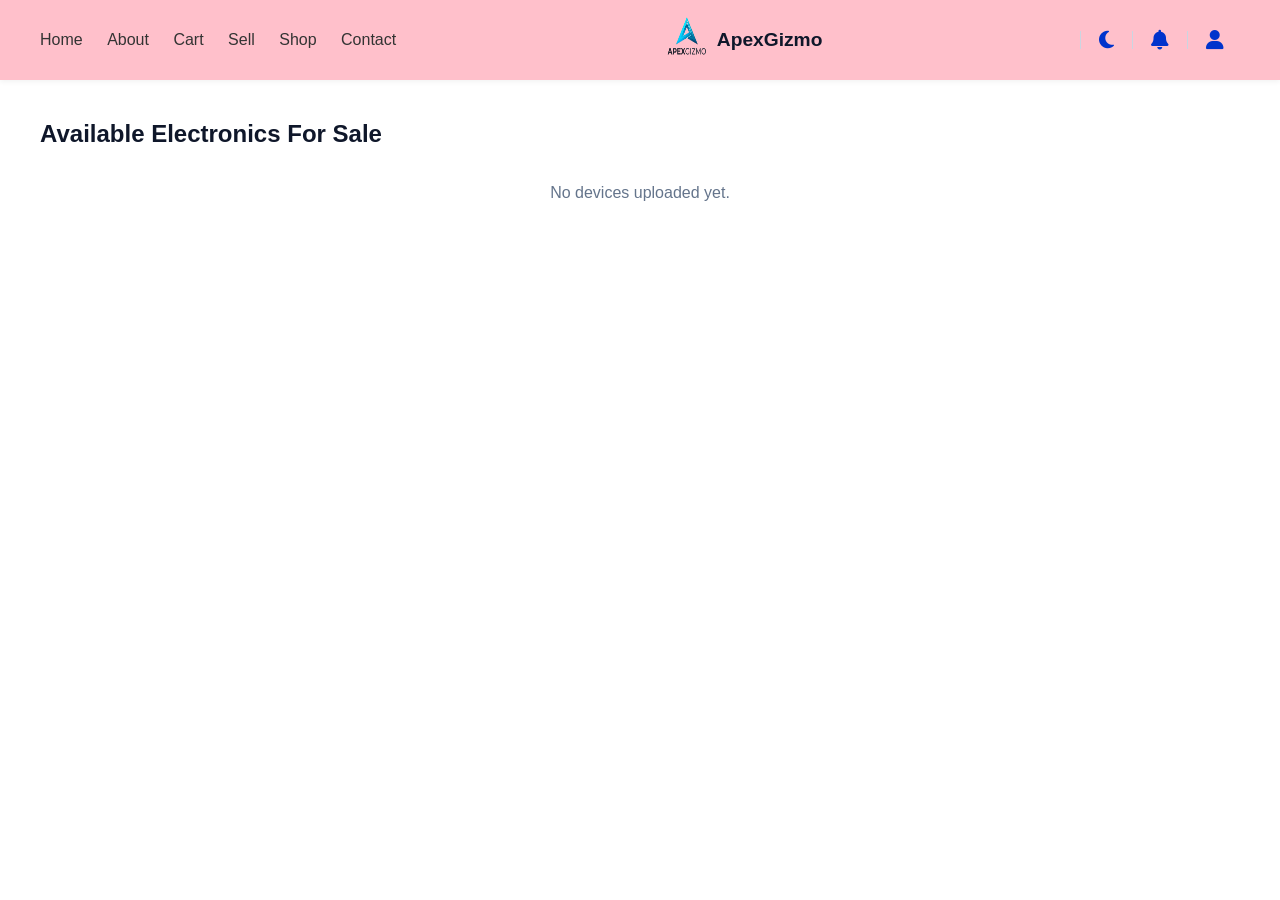
<file: shop.html>
<!DOCTYPE html>
<html>
    <head>
        <title>Shop | ApexGizmo</title>
        <link rel="stylesheet" href="https://cdnjs.cloudflare.com/ajax/libs/font-awesome/6.5.0/css/all.min.css">
        <link rel="stylesheet" href="style.css">
        <script src="script.js" defer></script>
        <script src="settingsscript.js" defer></script> 
        <script>
        if (sessionStorage.getItem('theme') === 'dark') {
            document.documentElement.setAttribute('data-theme', 'dark');
        }
    </script>
        <style>
    /* ==========================================
        13. MARKETPLACE / USER SELLING PAGE
    ========================================== */
.marketplace-container {
    max-width: 1200px;
    margin: 40px auto;
    padding: 0 20px;
    font-family: 'Inter', -apple-system, sans-serif;
}

.products-grid {
    display: grid;
    grid-template-columns: repeat(auto-fill, minmax(260px, 1fr));
    gap: 25px;
}

.product-card {
    background: var(--card-bg); /* Swapped from #ffffff */
    border: 1px solid var(--card-border); /* Swapped from #e2e8f0 */
    border-radius: 8px;
    overflow: hidden;
    box-shadow: var(--card-shadow); /* Links to unified theme container shading */
    display: flex;
    flex-direction: column; /* Fixed: Corrected your original 'coloumn' spelling typo */
    transition: transform 0.2s, box-shadow 0.2s, background-color 0.3s, border-color 0.3s;
}

.product-card:hover {
    transform: translateY(-4px);
    box-shadow: var(--card-shadow-hover);    
}

.product-card img {
    width: 100%;
    height: 200px;
    object-fit: contain;
    background-color: var(--img-bg); /* Swapped from #f8fafc to keep canvas areas dark */
    transition: background-color 0.3s ease;
}

.product-info {
    padding: 16px;
    display: flex;
    flex-direction: column;
    flex-grow: 1;
}

.product-info .brand-tag {
    font-size: 0.75rem;
    text-transform: uppercase;
    color: var(--text-subtle); /* Swapped from #64748b */
    font-weight: 700;
    letter-spacing: 0.5px;
    transition: color 0.3s ease;
}

.product-info h3 {
    font-size: 1.1rem;
    margin: 4px 0 8px 0;
    color: var(--text-main); /* Swapped from #1e293b to turn white cleanly */
    transition: color 0.3s ease;
}

.product-info .specs-text {
    font-size: 0.85rem;
    color: var(--text-subtle); /* Swapped from #64748b */
    margin-bottom: 12px;
    transition: color 0.3s ease;
}

.condition-badge {
    display: inline-block;
    align-self: flex-start;
    font-size: 0.75rem;
    font-weight: 600;
    padding: 4px 8px;
    border-radius: 4px;
    margin-bottom: 15px;
    background-color: var(--search-bg); /* Uses theme alternate background to look professional in dark mode */
    color: var(--accent-color); /* Connects to theme bright blue accent */
    transition: background-color 0.3s ease, color 0.3s ease;
}

.product-price {
    font-size: 1.25rem;
    font-weight: 700;
    color: var(--accent-color); /* Swapped from #0066cc to scale visibility */
    margin-top: auto;
    transition: color 0.3s ease;
}

.buy-btn {
    width: 100%;
    padding: 10px;
    background: var(--btn-primary-bg); /* Links cleanly to active blue background variables */
    color: var(--btn-primary-text); /* Changes to dark charcoal in dark mode for crisp readability */
    border: none;
    font-weight: 600;
    cursor: pointer;
    border-radius: 0 0 7px 7px;
    transition: background-color 0.2s, color 0.2s;
}

.buy-btn:hover {
    background: #10b981; /* Changes to matching green on hover to fit storefront aesthetics */
    color: white; /* Guarantees high-contrast text layout tracking */
}

        </style>
        
    </head>
    <body>
        <header>
        <nav class="nav-links">
            <a href="home.html">home</a>
            <a href="about.html">about</a>
            <a href="cart.html">cart</a>
            <a href="sell.html">sell</a>
            <a href="shop.html">shop</a>
            <a href="contact.html">contact</a>
        </nav>
        <div class="brand">
            <span class="logo-icon"><img src="images/logo.png" style="width: 45px; height: 45px;"></span>
            <span class="logo-text">ApexGizmo</span>
        </div>
         <div class="setting-container">
                
                <div class="divider"></div>
                <button class="nav-text1" id="theme"><i class="fas fa-moon"></i></button><div class="divider"></div>
                <!-- Notification Section Wrapper -->
    <div class="dropdown-wrapper">
        <button class="nav-text1" id="notification"><i class="fas fa-bell"></i></button>
        <div class="info-dropdown-panel" id="notification-box">
            <h3>Recent Updates</h3>
            <ul class="panel-list" id="dynamic-notifications-list">
        <li class="no-notif-message" style="font-size: 0.85rem; color: var(--text-subtle); padding: 8px 0;">No recent notifications.</li>
    </ul>
        </div>
    </div>
    
    <div class="divider"></div>
    <!-- Account Section Wrapper -->
    <div class="dropdown-wrapper">
        <button class="nav-text1" id="account"><i class="fas fa-user"></i></button>
        <div class="info-dropdown-panel" id="account-box">
            <h3>My Profile</h3>
            <p class="user-email">guest.user@apexgizmo.com</p>
            <div class="panel-divider"></div>
            <a href="cart.html" class="panel-link"><i class="fas fa-box"></i> Track Orders</a>
            <a href="#" class="panel-link log-out"><i class="fas fa-sign-out-alt"></i> Sign Out</a>
        </div>
            </div>
        </header>
        <div class="marketplace-container">
            <h2>Available Electronics For Sale</h2>
            <div id="products-grid" class="products-grid">
            </div>
        </div>
       <script>
            function displayMarketProducts(){
                const productsGrid=document.getElementById('products-grid');
                //fetch data from localstorage
                const storedProducts=JSON.parse(localStorage.getItem('my_market_products'))||[];
                productsGrid.innerHTML='';
                if(storedProducts.length===0){
                productsGrid.innerHTML=`<p style="grid-column: 1/-1; text-align:center; color:#64748b;">No devices uploaded yet.</p>`;
                return;
                }
                storedProducts.forEach(product => {
                  const displayImage=(product.images && product.images.length>0)?product.images[0]:'https://placeholder.com';
                  
                  //dynamic html string framework
                  const cardHtml=`
                  <div class="product-card">
                  <img src="${displayImage}" alt="${product.brand} ${product.model}">
                    <div class="product-info">
                        <span class="brand-tag">${product.brand}</span>
                        <h3>${product.model}</h3>
                        <span class="condition-badge">Item #${product.id}</span>
                        <p class="specs-text">${product.specifications||'No specs provided'}</p>
                        <div class="product-price">₹${product.price.toLocaleString('en-IN')}</div>
                    </div>
                    <button class="buy-btn" onclick="buyProduct(${product.id})">Buy Now</button>
                    </div>`;
                    productsGrid.innerHTML+=cardHtml;
                });
                
            }
                function buyProduct(productId){
                    alert("Initiating checkout sequence for electronics")
                }
            displayMarketProducts();
            
        </script>
         
    </body>
</html>
</file>
<file: style.css>
/* ==========================================
   1. GLOBAL THEME CONTROL PANEL (:root)
   ========================================== */
:root {
    /* Main Layout Defaults */
    --bg-color: #ffffff;
    --text-main: #0f172a;
    --text-muted: #333;             /* Your exact original navigation links color */
    --text-subtle: #64748b;          /* Your exact original product category text */
    
    /* Header Themes (Light Mode) */
    --header-bg: pink;              /* Your exact original header background */
    --header-shadow: rgba(0,0,0,0.05);
    --accent-color: #0033cc;        /* Your exact original brand blue */
    --divider-color: #cbd5e1;       /* Your exact original divider color */
    
    /* Search Layout */
    --search-bg: #f1f5f9;
    --search-border: #cbd5e1;
    
    /* Content Components (Cards & Grids) */
    --card-bg: #ffffff;
    --card-border: #e2e8f0;
    --card-shadow: rgba(0, 0, 0, 0.05);
    --card-shadow-hover: rgba(0, 0, 0, 0.1);
    --img-bg: #f8fafc;
    
    /* Buttons & Interactive Elements */
    --btn-primary-bg: #0033cc;      /* Your exact original button color */
    --btn-primary-text: white;
}

[data-theme="dark"] {
    /* Main Layout Swaps */
    --bg-color: #0f172a;            /* Midnight dark slate background */
    --text-main: #f8fafc;           /* Crisp light-white headings */
    --text-muted: #cbd5e1;          /* Highly visible soft white for navigation links */
    --text-subtle: #94a3b8;         /* High-contrast grey for category descriptors */
    
    /* Header Themes (Dark Mode) */
    --header-bg: #1e293b;           /* Smooth dark slate-grey header background */
    --header-shadow: rgba(0, 0, 0, 0.3);
    --accent-color: #38bdf8;        /* Vivid light sky blue so icons pop out cleanly */
    --divider-color: #334155;
    
    /* Search Layout */
    --search-bg: #1e293b;
    --search-border: #475569;
    
    /* Content Components (Cards & Grids) */
    --card-bg: #1e293b;             /* Sleek structural container boxes */
    --card-border: #334155;
    --card-shadow: rgba(0, 0, 0, 0.2);
    --card-shadow-hover: rgba(0, 0, 0, 0.4);
    --img-bg: #0f172a;              /* Matches body behind images */
    
    /* Buttons & Interactive Elements */
    --btn-primary-bg: #38bdf8;      /* Electric sky blue button for excellent dark accessibility */
    --btn-primary-text: #0f172a;    /* Crisp dark structural text inside the button */
}

/* ==========================================
   2. GLOBAL BODY & ACCESSIBILITY 
   ========================================== */
body {
    margin: 0;
    padding: 0;
    font-family: sans-serif;
    box-sizing: border-box;
    background-color: var(--bg-color);
    color: var(--text-main);
    transition: background-color 0.3s ease, color 0.3s ease;
}

/* ==========================================
   3. NAVIGATION HEADER
   ========================================== */
header {
    display: flex;
    justify-content: space-between;
    align-items: center;
    padding: 15px 40px;
    box-shadow: 0 2px 5px var(--header-shadow);
    background-color: var(--header-bg);
    transition: background-color 0.3s ease, box-shadow 0.3s ease;
}

.nav-links a {
    text-decoration: none;
    color: var(--text-muted);
    margin-right: 20px;
    font-weight: 500;
    text-transform: capitalize;
    transition: color 0.3s ease, font-size 0.2s ease;
}

.nav-links a:hover {
    color: #10b981;
    font-size: large;
}

.brand {
    display: flex;
    align-items: center;
    gap: 8px;
    font-size: 1.2rem;
    font-weight: bold;
    color: var(--text-main);
}

.logo-icon {
    color: var(--accent-color);
    transition: color 0.3s ease;
}

.divider {
    width: 1px;
    height: 18px;
    background-color: var(--divider-color);
    transition: background-color 0.3s ease;
}

.setting-container {
    display: flex;
    align-items: center;
    gap: 12px;
    padding: 10px;
}

.nav-text1 {
    font-size: 20px;
    color: var(--accent-color);
    background: none;
    border: none;
    cursor: pointer;
    transition: color 0.3s ease;
}

/* ==========================================
   4. INTERACTIVE SEARCH BAR
   ========================================== */
.search-container {
    display: flex;
    align-items: center;
    position: relative;
}

.search-input {
    width: 0;
    opacity: 0;
    border: none;
    outline: none;
    padding: 0;
    background-color: var(--search-bg);
    color: var(--text-main);
    border-radius: 20px;
    transition: width 0.4s ease, opacity 0.3s ease, padding 0.4s ease, background-color 0.3s ease;
}

.search-container.active .search-input {
    width: 180px;
    opacity: 1;
    padding: 6px 15px;
    margin-right: 8px;
    border: 1px solid var(--search-border);
}

.search-btn:hover {
    color: #10b981;
}

/* ==========================================
   5. CATALOG CONTAINER & RESPONSIVE GRID
   ========================================== */
.catalog-container {
    padding: 40px;
    max-width: 1200px;
    margin: 0 auto;
    font-family: sans-serif;
}

.section-title {
    font-size: 1.8rem;
    color: var(--text-main);
    margin-bottom: 25px;
    font-weight: 600;
    transition: color 0.3s ease;
}

.product-grid {
    display: grid;
    grid-template-columns: repeat(auto-fill, minmax(250px, 1fr));
    gap: 30px;
}

/* ==========================================
   6. INDIVIDUAL PRODUCT CARDS
   ========================================== */
.product-card {
    background-color: var(--card-bg);
    border-radius: 12px;
    overflow: hidden;
    box-shadow: var(--card-shadow);
    border: 1px solid var(--card-border);
    transition: transform 0.3s ease, box-shadow 0.3s ease, background-color 0.3s ease, border-color 0.3s ease;
    display: flex;
    flex-direction: column;
}

.product-card:hover {
    transform: translateY(-5px);
    box-shadow: var(--card-shadow-hover);
}

.product-image {
    width: 100%;
    height: 200px;
    background-color: var(--img-bg);
    overflow: hidden;
    border-radius: 8px;
    transition: background-color 0.3s ease;
}

.product-image img {
    width: 100%;
    height: 100%;
    object-fit: scale-down;
    transition: transform 0.3s ease;
}

.product-card:hover .product-image img {
    transform: scale(1.05);
}

.product-info {
    padding: 16px;
    display: flex;
    flex-direction: column;
    flex-grow: 1;
}

.product-name {
    font-size: 1.1rem;
    color: var(--text-main);
    margin: 0 0 4px 0;
    font-weight: 600;
    transition: color 0.3s ease;
}

.product-category {
    font-size: 0.85rem;
    color: var(--text-subtle);
    margin-bottom: 16px;
    text-transform: uppercase;
    letter-spacing: 0.5px;
    transition: color 0.3s ease;
}

.product-footer {
    margin-top: auto;
    display: flex;
    justify-content: space-between;
    align-items: center;
}

.product-price {
    font-size: 1.2rem;
    font-weight: bold;
    color: var(--accent-color);
    transition: color 0.3s ease;
}

/* ==========================================
   7. BUTTONS & INTERACTIVE CALLS TO ACTION
   ========================================== */
.add-to-cart-btn {
    background-color: var(--btn-primary-bg);
    color: var(--btn-primary-text);
    border: none;
    padding: 8px 14px;
    border-radius: 6px;
    cursor: pointer;
    font-weight: 500;
    transition: background-color 0.2s ease, color 0.2s ease;
}

.add-to-cart-btn:hover {
    background-color: #10b981;
    color: white; /* Forces text to display white seamlessly when hovering green in both themes */
}

/* ==========================================
   8. GLOBAL FOOTER
   ========================================== */
footer { 
    text-align: center; 
    padding: 3rem 1.5rem; 
    background: #0f172a; 
    color: #94a3b8; 
    font-size: 0.9rem; 
    margin-top: 6rem; 
}

/* ==========================================
   15. HEADER INFO DROPDOWN PANELS
   ========================================== */
.dropdown-wrapper {
    position: relative; /* Anchor point for positioning the boxes */
    display: inline-block;
}

.info-dropdown-panel {
    position: absolute;
    top: 45px;          /* Positions box directly under the header icon bar */
    right: 0;           /* Snaps the container perfectly to the right side alignment boundary */
    width: 280px;
    background-color: var(--card-bg);
    border: 1px solid var(--card-border);
    border-radius: 12px;
    box-shadow: 0 10px 25px rgba(0, 0, 0, 0.1);
    padding: 20px;
    z-index: 1000;      /* Forces panels to sit safely on top of catalog sliders and cards */
    
    /* Hidden state settings by default */
    display: none;
    opacity: 0;
    transform: translateY(-10px);
    transition: opacity 0.2s ease, transform 0.2s ease, background-color 0.3s ease, border-color 0.3s ease;
}

/* Modifier class to display panels gracefully with JavaScript animation switches */
.info-dropdown-panel.active {
    display: block;
    opacity: 1;
    transform: translateY(0);
}

.info-dropdown-panel h3 {
    margin: 0 0 12px 0;
    font-size: 1rem;
    font-weight: 600;
    color: var(--text-main);
}

.panel-list {
    list-style: none;
    padding: 0;
    margin: 0;
}

.panel-list li {
    font-size: 0.85rem;
    color: var(--text-muted);
    padding: 8px 0;
    border-bottom: 1px solid var(--card-border);
}

.panel-list li:last-child {
    border-bottom: none;
}

.user-email {
    font-size: 0.85rem;
    color: var(--text-subtle);
    margin-bottom: 15px;
}

.panel-divider {
    height: 1px;
    background-color: var(--card-border);
    margin: 12px 0;
}

.panel-link {
    display: flex;
    align-items: center;
    gap: 10px;
    color: var(--text-muted);
    text-decoration: none;
    font-size: 0.9rem;
    padding: 8px 0;
    transition: color 0.2s ease;
}

.panel-link i {
    color: var(--accent-color);
}

.panel-link:hover {
    color: #10b981;
}

.panel-link.log-out:hover {
    color: #ef4444; /* Highlights sign out option in warning red color themes */
}


@media screen and (max-width: 768px) {
    body {
        flex-direction: column; 
    }

    header {
        position: relative;
        width: 100%;
        height: auto;
        flex-direction: column;
        padding: 20px;
        gap: 20px;
        border-right: none;
        border-bottom: 1px solid #cbd5e1;
    }

    .nav-links {
        flex-direction: row; 
        justify-content: center;
        flex-wrap: wrap;
        gap: 15px;
    }

    .setting-container {
        flex-direction: row; 
        justify-content: center;
        margin-top: 0;
    }

    .divider {
        width: 1px;
        height: 18px; 
    }

    .catalog-container {
        text-align: center; 
        padding: 20px 15px;
    }

    .product-grid {
        grid-template-columns:repeat(2,2fr) ;
        align-items: center; 
    }

}


@media screen and (max-width: 600px) {
    .product-grid{
        display: flex;
        justify-content: center;
        flex-direction: column;
    }
    .product-card{
        max-width: 350px;
        font-size: small;
        justify-content: center;
    }
}
@media screen and(max-width:450px){
    .nav-links a{
        display: grid;
        grid-template-columns: repeat(3,3fr); 
        justify-content: center;
        
    }
}
</file>
